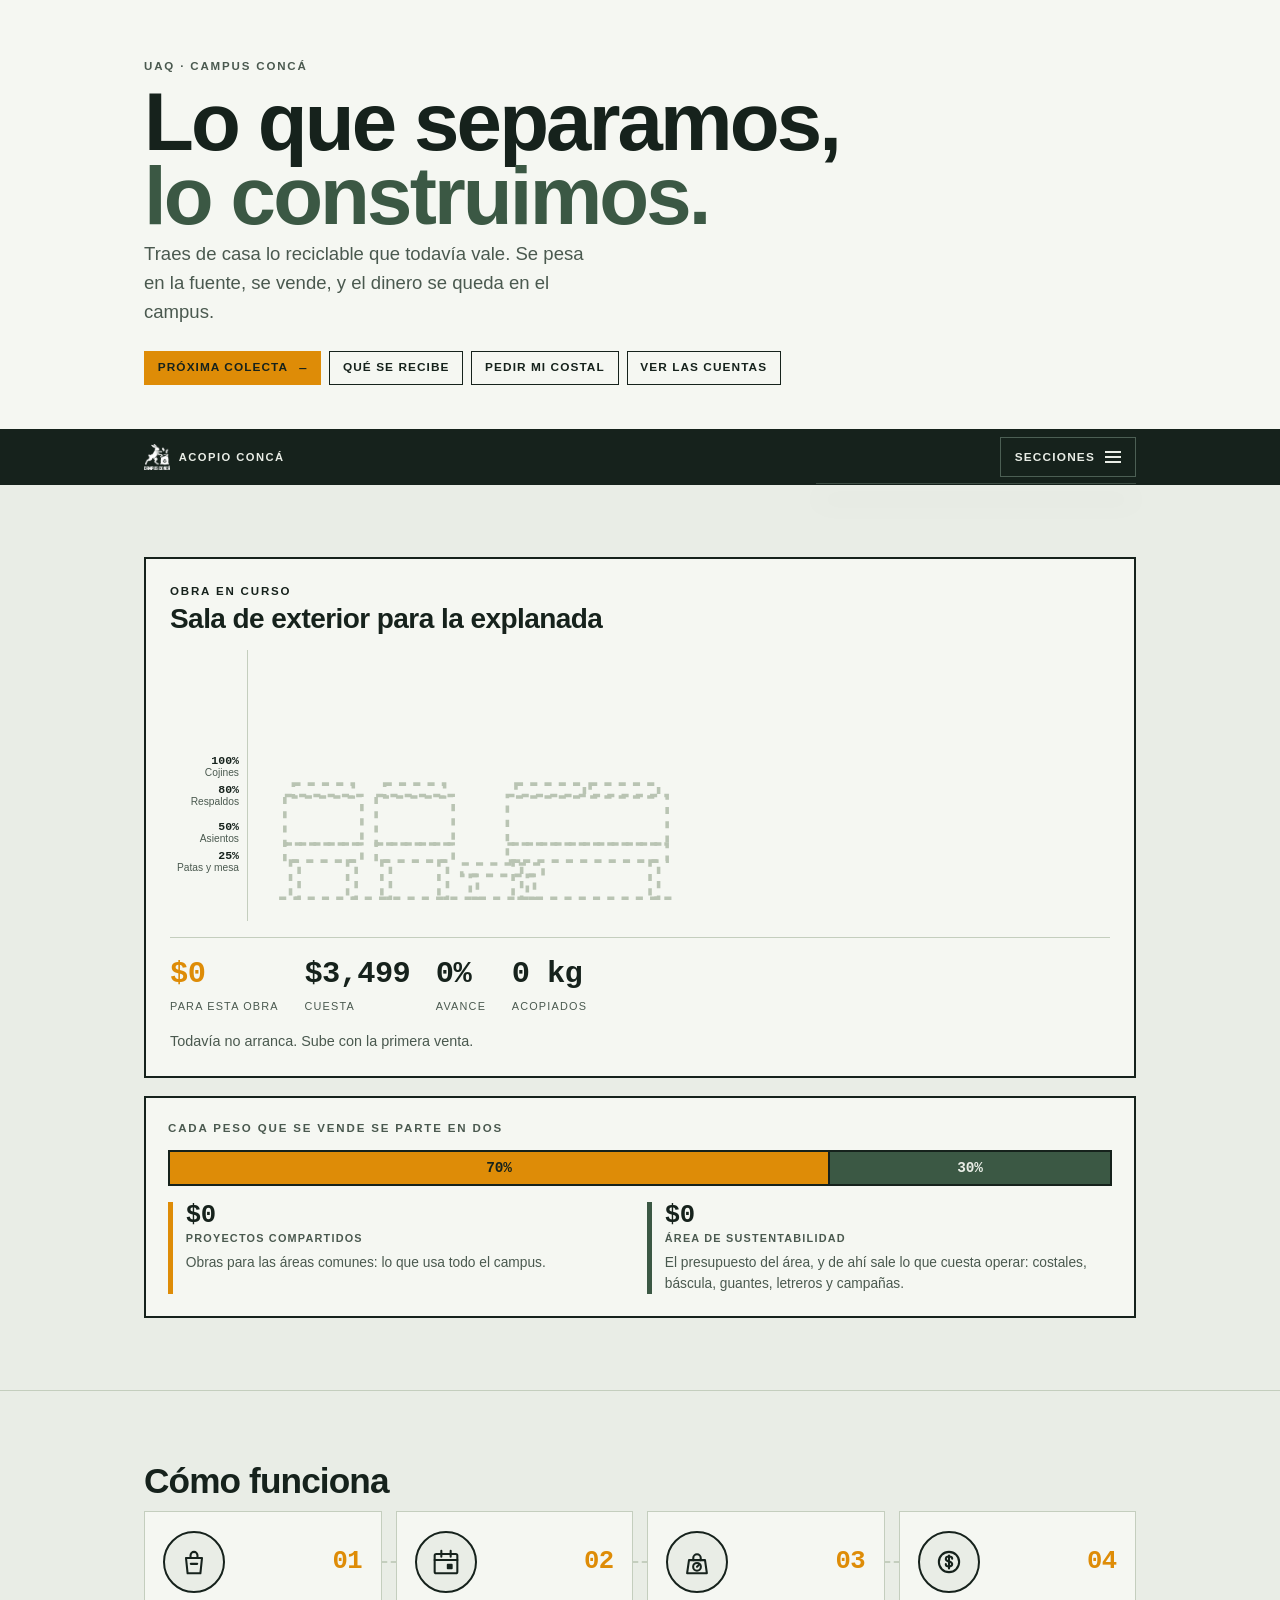
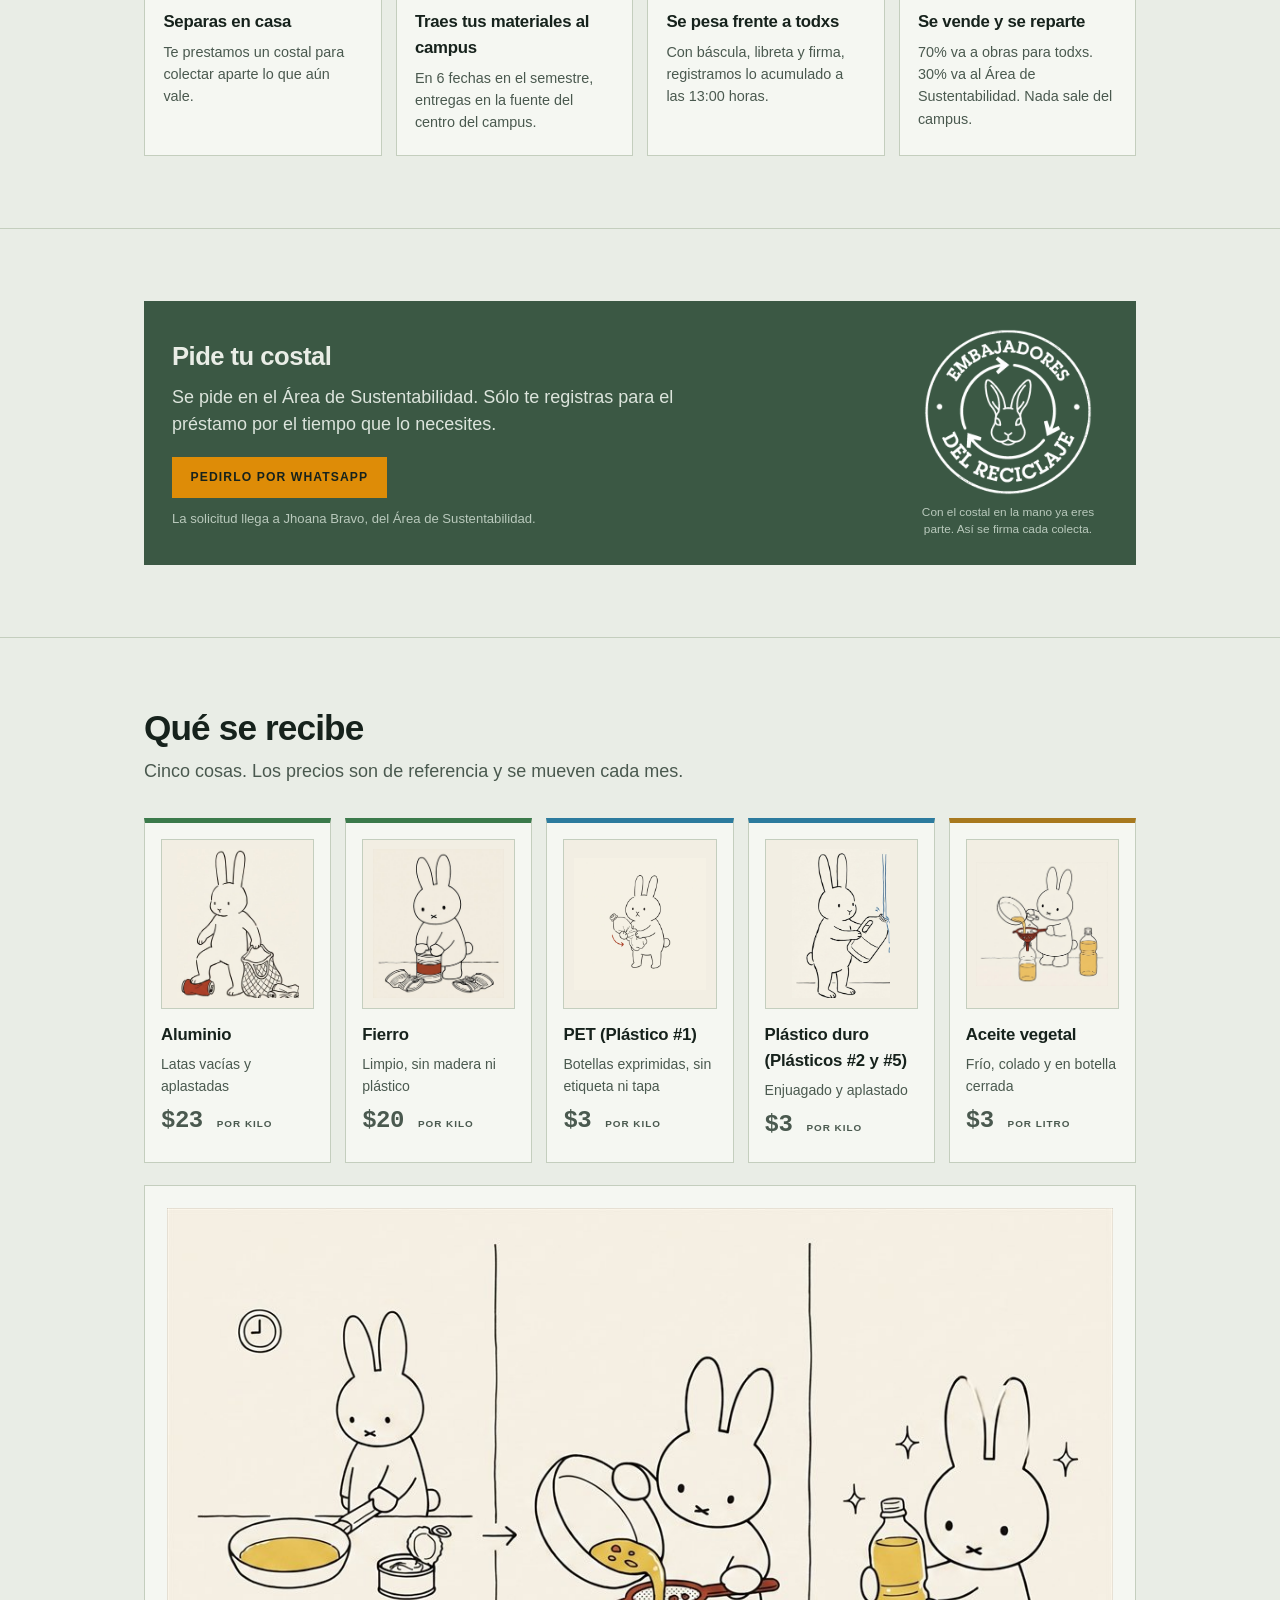
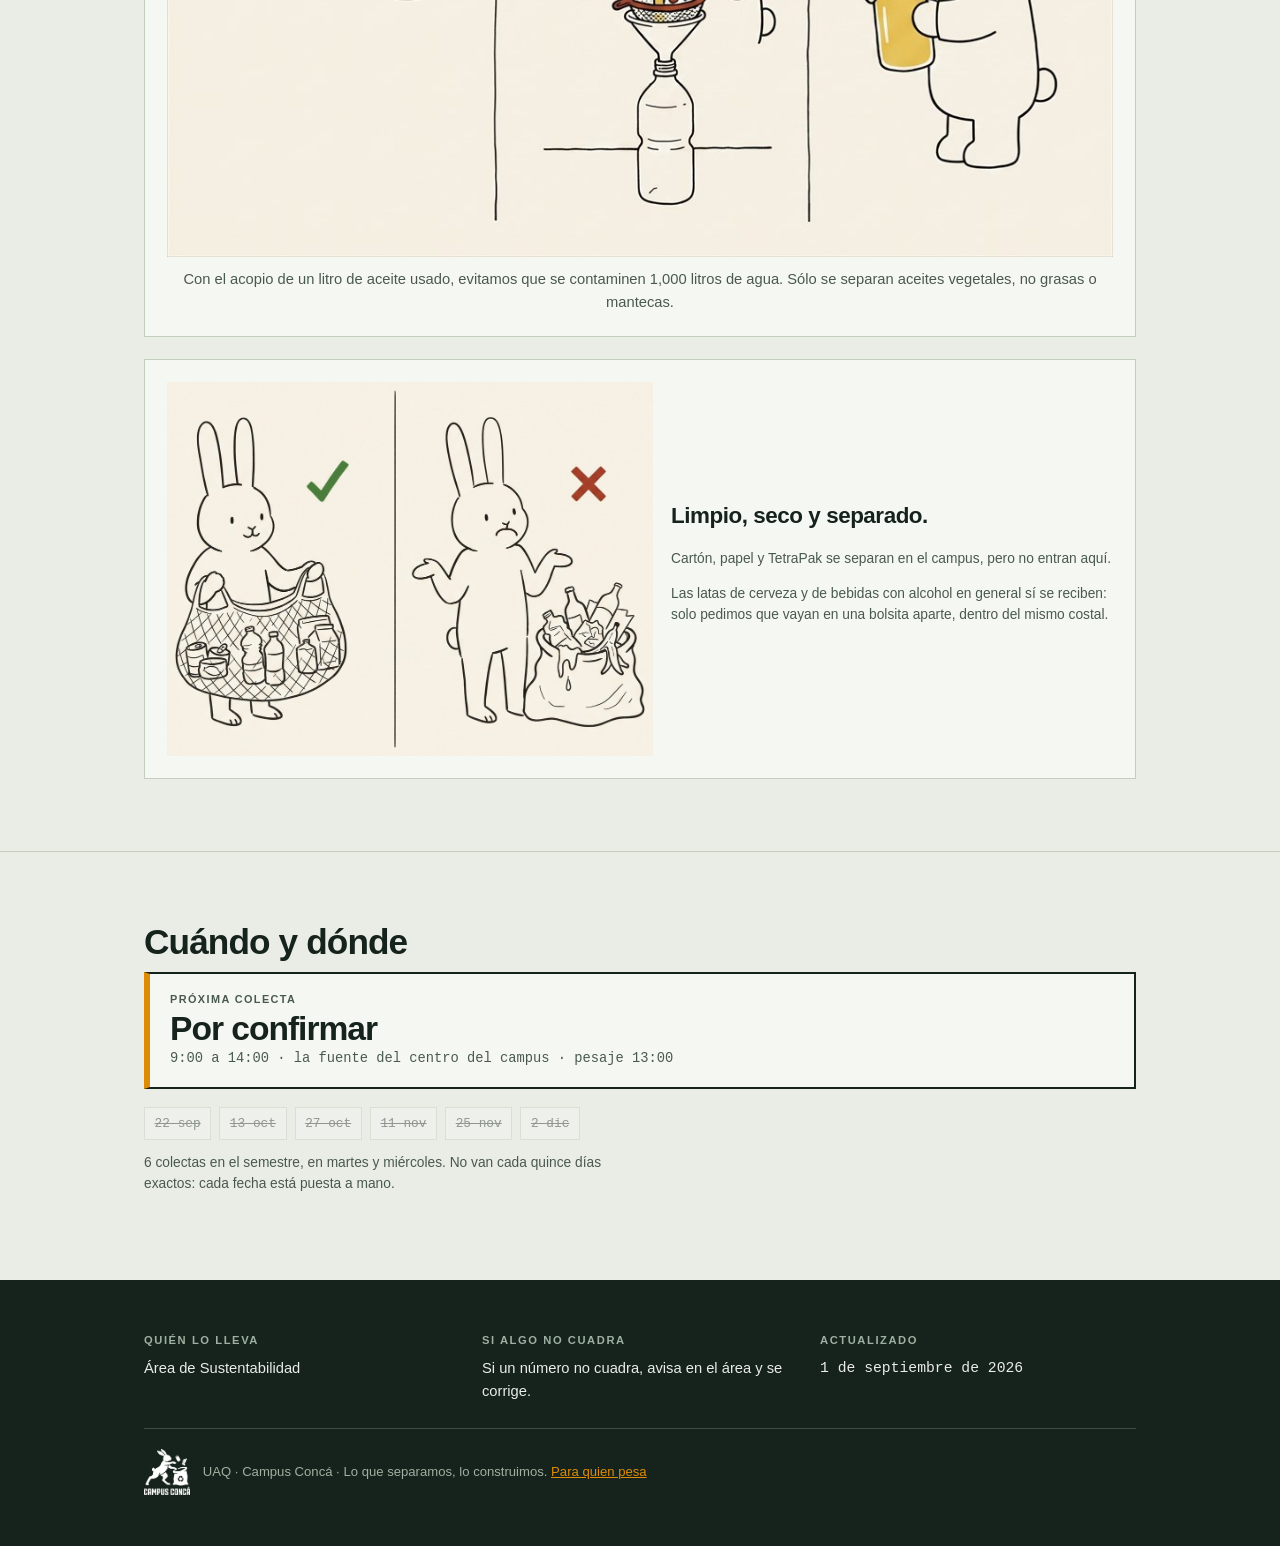
<file: index.html>
<!doctype html>
<html lang="es">
<head>
<meta charset="utf-8">
<meta name="viewport" content="width=device-width, initial-scale=1">
<title>Acopio Concá · lo que separamos, lo construimos</title>
<meta name="description" content="Acopio de residuos valorizables del Campus Concá. Qué se recibe, cuándo es la próxima colecta y en qué se convierte lo juntado.">
<link rel="stylesheet" href="estilo.css">
</head>
<body>

<header class="cabeza">
  <div class="wrap">
    <p class="eyebrow" id="campus"></p>
    <h1>Lo que separamos,<em>lo construimos.</em></h1>
    <p class="bajada">Traes de casa lo reciclable que todavía vale. Se pesa en la fuente, se vende, y el dinero se queda en el campus.</p>
    <nav class="rapidos" aria-label="Accesos rápidos">
      <a class="fuerte" href="#cuando">Próxima colecta <b id="r-fecha"></b></a>
      <a href="#materiales">Qué se recibe</a>
      <a href="#costal">Pedir mi costal</a>
      <a href="cuentas.html">Ver las cuentas</a>
    </nav>
  </div>
</header>

<main>

<section id="obra">
  <div class="wrap">
    <div class="obra">
      <h2>Obra en curso</h2>
      <p class="nombre" id="obra-nombre"></p>
      <div class="mesa-grid">
        <div class="regla" id="regla"></div>
      </div>
      <div class="cifras">
        <div class="cifra"><span class="n alza dato" id="c-obra">$0</span><span class="l">Para esta obra</span></div>
        <div class="cifra"><span class="n dato" id="c-costo">$0</span><span class="l">Cuesta</span></div>
        <div class="cifra"><span class="n dato" id="c-pct">0%</span><span class="l">Avance</span></div>
        <div class="cifra"><span class="n dato" id="c-kilos">0 kg</span><span class="l">Acopiados</span></div>
      </div>
      <p class="faltan" id="faltan"></p>
    </div>
    <div id="reparto"></div>
  </div>
</section>

<section id="funciona">
  <div class="wrap">
    <h2 class="tit">Cómo funciona</h2>
    <div class="pasos" id="pasos"></div>
  </div>
</section>

<section id="costal">
  <div class="wrap">
    <div class="banda">
      <div class="banda-txt">
        <h3>Pide tu costal</h3>
        <p id="costal-txt"></p>
        <a class="wa" id="costal-wa" target="_blank" rel="noopener">Pedirlo por WhatsApp</a>
        <p class="quien" id="costal-quien"></p>
      </div>
      <figure class="sello">
        <img src="img/embajadores.png" alt="Sello: Embajadores del Reciclaje">
        <figcaption>Con el costal en la mano ya eres parte. Así se firma cada colecta.</figcaption>
      </figure>
    </div>
  </div>
</section>

<section id="materiales">
  <div class="wrap">
    <h2 class="tit">Qué se recibe</h2>
    <p class="sub" id="sub-mats"></p>
    <div class="mats" id="mats"></div>
    <div class="tira">
      <img src="img/aceite-pasos.jpg" alt="Tres pasos: dejar enfriar el aceite, colarlo con un colador hacia una botella de plástico, y entregarla cerrada">
      <p id="aceite-pie"></p>
    </div>
    <div class="sisi">
      <img src="img/asi-si-asi-no.jpg" alt="Un costal con los materiales separados y limpios frente a otro con basura revuelta">
      <div>
        <p class="grande">Limpio, seco y separado.</p>
        <p class="nota" id="fuera"></p>
        <p class="nota" id="latas"></p>
      </div>
    </div>
  </div>
</section>

<section id="cuando">
  <div class="wrap">
    <h2 class="tit">Cuándo y dónde</h2>
    <div class="proxima">
      <span class="et">Próxima colecta</span>
      <span class="dia" id="p-dia"></span>
      <span class="det" id="p-det"></span>
    </div>
    <div class="fechas" id="fechas"></div>
    <p class="nota" style="margin-top:12px" id="nota-cal"></p>
  </div>
</section>

</main>

<script src="datos.js"></script>
<script src="comun.js"></script>
<script>
(function(){
  const { D, $, pesos, kilos, fecha, fechaCorta, diaSemana, calendario, proxima,
          diasColecta, totalVentas, paraObra, avance, totalesTexto, bloqueReparto, dibujoObra, pintaObra, enLetrasM } = A;

  A.barra("index.html");

  $("#campus").textContent = D.campus;
  $("#obra-nombre").textContent = D.meta.obra;
  const c = D.costal;
  $("#costal-txt").textContent = c.texto;
  $("#costal-wa").href = "https://wa.me/" + c.whatsapp + "?text=" + encodeURIComponent(c.mensaje);
  $("#costal-quien").textContent = "La solicitud llega a " + c.quien + ".";
  $("#fuera").textContent = D.fuera;
  $("#latas").textContent = D.latasAlcohol || "";
  $("#aceite-pie").textContent = D.aceitePie || "";
  $("#sub-mats").textContent = enLetrasM(D.materiales.length) +
    " cosas. Los precios son de referencia y se mueven cada mes.";

  /* obra */
  // La barra de la obra sube con su 70%, no con la bolsa entera.
  const obra = paraObra(), pct = avance();
  $("#c-obra").textContent = pesos(Math.max(0, obra));
  $("#c-costo").textContent = pesos(D.meta.costo);
  $("#c-kilos").textContent = totalesTexto();
  $("#c-pct").textContent = Math.round(pct*100) + "%";
  const falta = Math.max(0, D.meta.costo - obra);
  $("#faltan").textContent = totalVentas() <= 0
    ? "Todavía no arranca. Sube con la primera venta."
    : (falta > 0 ? "Faltan " + pesos(falta) + " para esta obra." : "Ya está pagada.");

  $("#reparto").innerHTML = bloqueReparto();

  const regla = $("#regla");
  regla.innerHTML = D.meta.hitos.map(h =>
    `<div class="hito ${pct*100 >= h.pct ? "on" : ""}" data-b="${((190-h.y)/190).toFixed(4)}"><b>${h.pct}%</b>${h.label}</div>`).join("");
  const acomoda = () => {
    const alto = regla.clientHeight; if (!alto) return;
    let previo = -Infinity;
    [...regla.querySelectorAll(".hito")]
      .map(n => ({ n, y: parseFloat(n.dataset.b)*alto })).sort((a,b) => a.y-b.y)
      .forEach(o => { const y = Math.min(alto-8, Math.max(o.y, previo+29)); previo = y;
        o.n.style.bottom = y.toFixed(1)+"px"; });
  };
  acomoda(); addEventListener("resize", acomoda, { passive:true });

  // La banca la dibuja comun.js, para que la portada y la presentación
  // enseñen exactamente la misma obra.
  document.querySelector(".mesa-grid").insertAdjacentHTML("beforeend", dibujoObra());
  pintaObra(document, pct);

  /* pasos */
  // El calendario se calcula aquí porque los pasos ya lo necesitan.
  const e = D.entrega, cal = calendario(), sig = proxima(), hoy = A.hoy();
  // Dibujos de una línea, del mismo trazo que la mesa de arriba.
  const ICO = {
    bolsa:  '<path d="M6 9h12l-1.2 11.5H7.2z"/><path d="M9.4 9V7a2.6 2.6 0 0 1 5.2 0v2"/><path d="M9.6 13.4h4.8"/>',
    fecha:  '<rect x="3.5" y="6" width="17" height="14.5" rx="1.2"/><path d="M3.5 10.5h17M8.5 3.6v4.4M15.5 3.6v4.4"/><rect x="12.6" y="13.4" width="4.4" height="4" rx=".6" fill="currentColor" stroke="none"/>',
    pesa:   '<path d="M4.6 20.4 6 10.6h12l1.4 9.8z"/><path d="M9.2 10.6V9a2.8 2.8 0 0 1 5.6 0v1.6"/><circle cx="12" cy="15.6" r="2.9"/><path d="M12 15.6l1.7-1.7"/>',
    dinero: '<circle cx="12" cy="12" r="7.6"/><path d="M12 7.2v9.6"/><path d="M14.4 9.6c0-1-1.1-1.7-2.4-1.7s-2.4.7-2.4 1.8.9 1.5 2.4 1.9 2.4.8 2.4 1.9-1.1 1.8-2.4 1.8-2.4-.7-2.4-1.7"/>'
  };
  const dibujo = d => '<svg viewBox="0 0 24 24" fill="none" stroke="currentColor" stroke-width="1.55" ' +
    'stroke-linecap="round" stroke-linejoin="round" aria-hidden="true">' + d + '</svg>';

  $("#pasos").innerHTML = [
    ["01","bolsa", "Separas en casa","Te prestamos un costal para colectar aparte lo que aún vale."],
    ["02","fecha", "Traes tus materiales al campus", "En " + cal.length + " fechas en el semestre, entregas en " + e.lugar + "."],
    ["03","pesa",  "Se pesa frente a todxs","Con báscula, libreta y firma, registramos lo acumulado a las " + e.pesaje + " horas."],
    ["04","dinero","Se vende y se reparte", D.reparto.compartido.pct + "% va a obras para todxs. " +
                                            D.reparto.area.pct + "% va al " + D.reparto.area.nombre + ". Nada sale del campus."]
  ].map(([n,i,t,p]) => `<div class="paso">
      <div class="cab"><span class="ico">${dibujo(ICO[i])}</span><span class="n">${n}</span></div>
      <h3>${t}</h3><p>${p}</p></div>`).join("");

  /* materiales */
  $("#mats").innerHTML = D.materiales.map(m => `
    <div class="mat" style="--c:${m.color}">
      <div class="fig${m.img ? "" : " sin-dibujo"}"><img src="${m.img || "img/conejo.png"}" alt=""></div>
      <h3>${m.nombre}</h3>
      <p class="cond">${m.condicion}</p>
      <p class="precio">$${m.precio} <small>por ${m.unidad === "L" ? "litro" : "kilo"}</small></p>
    </div>`).join("");

  /* calendario */
  $("#r-fecha").textContent = sig ? fechaCorta(sig) : "—";
  $("#p-dia").textContent = sig ? diaSemana(sig) + " " + fecha(sig).replace(/ de \d{4}$/,"") : "Por confirmar";
  $("#p-det").textContent = e.horario + " · " + e.lugar + " · pesaje " + e.pesaje;
  $("#nota-cal").textContent = cal.length + " colectas en el semestre, en " + diasColecta() +
    ". No van cada quince días exactos: cada fecha está puesta a mano.";
  $("#fechas").innerHTML = cal.map(f =>
    `<span class="${f < hoy ? "pasada" : (f === sig ? "sigue" : "")}">${fechaCorta(f)}</span>`).join("");

  A.pie();
})();
</script>
</body>
</html>
</file>
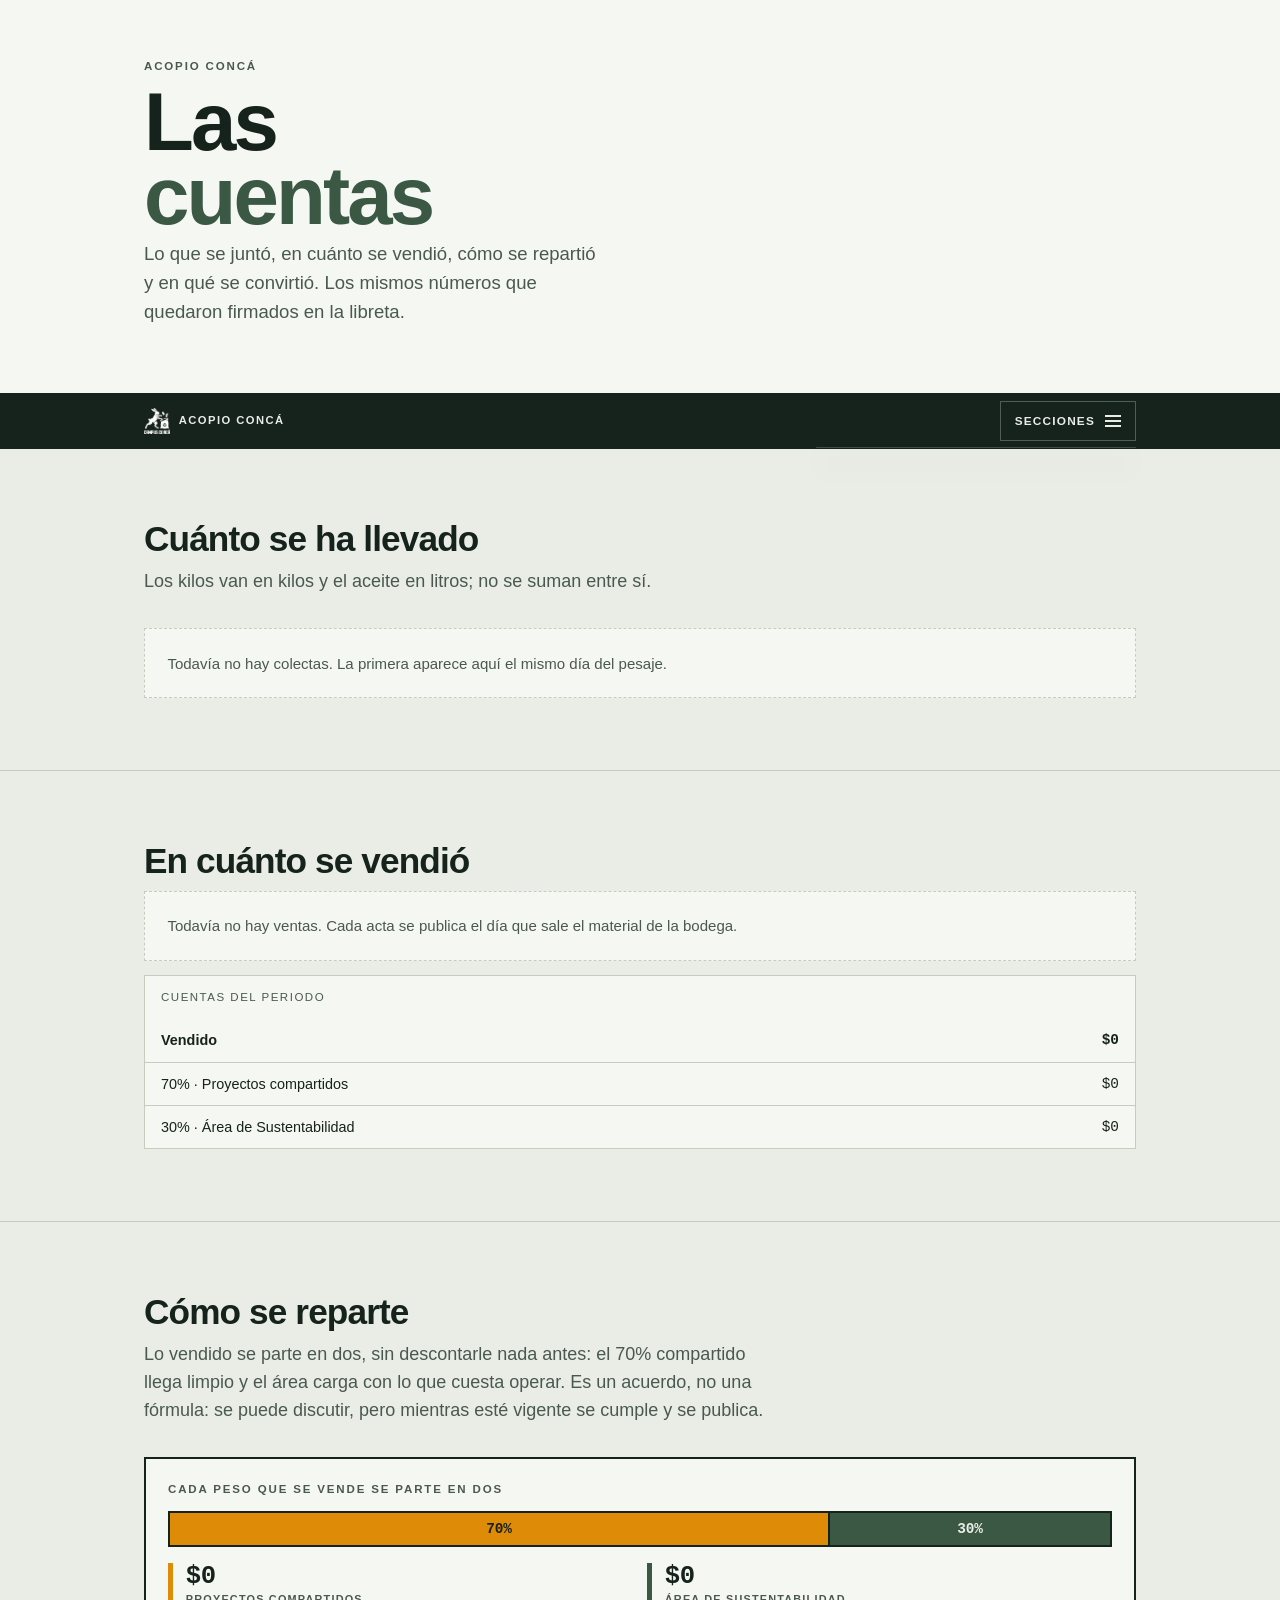
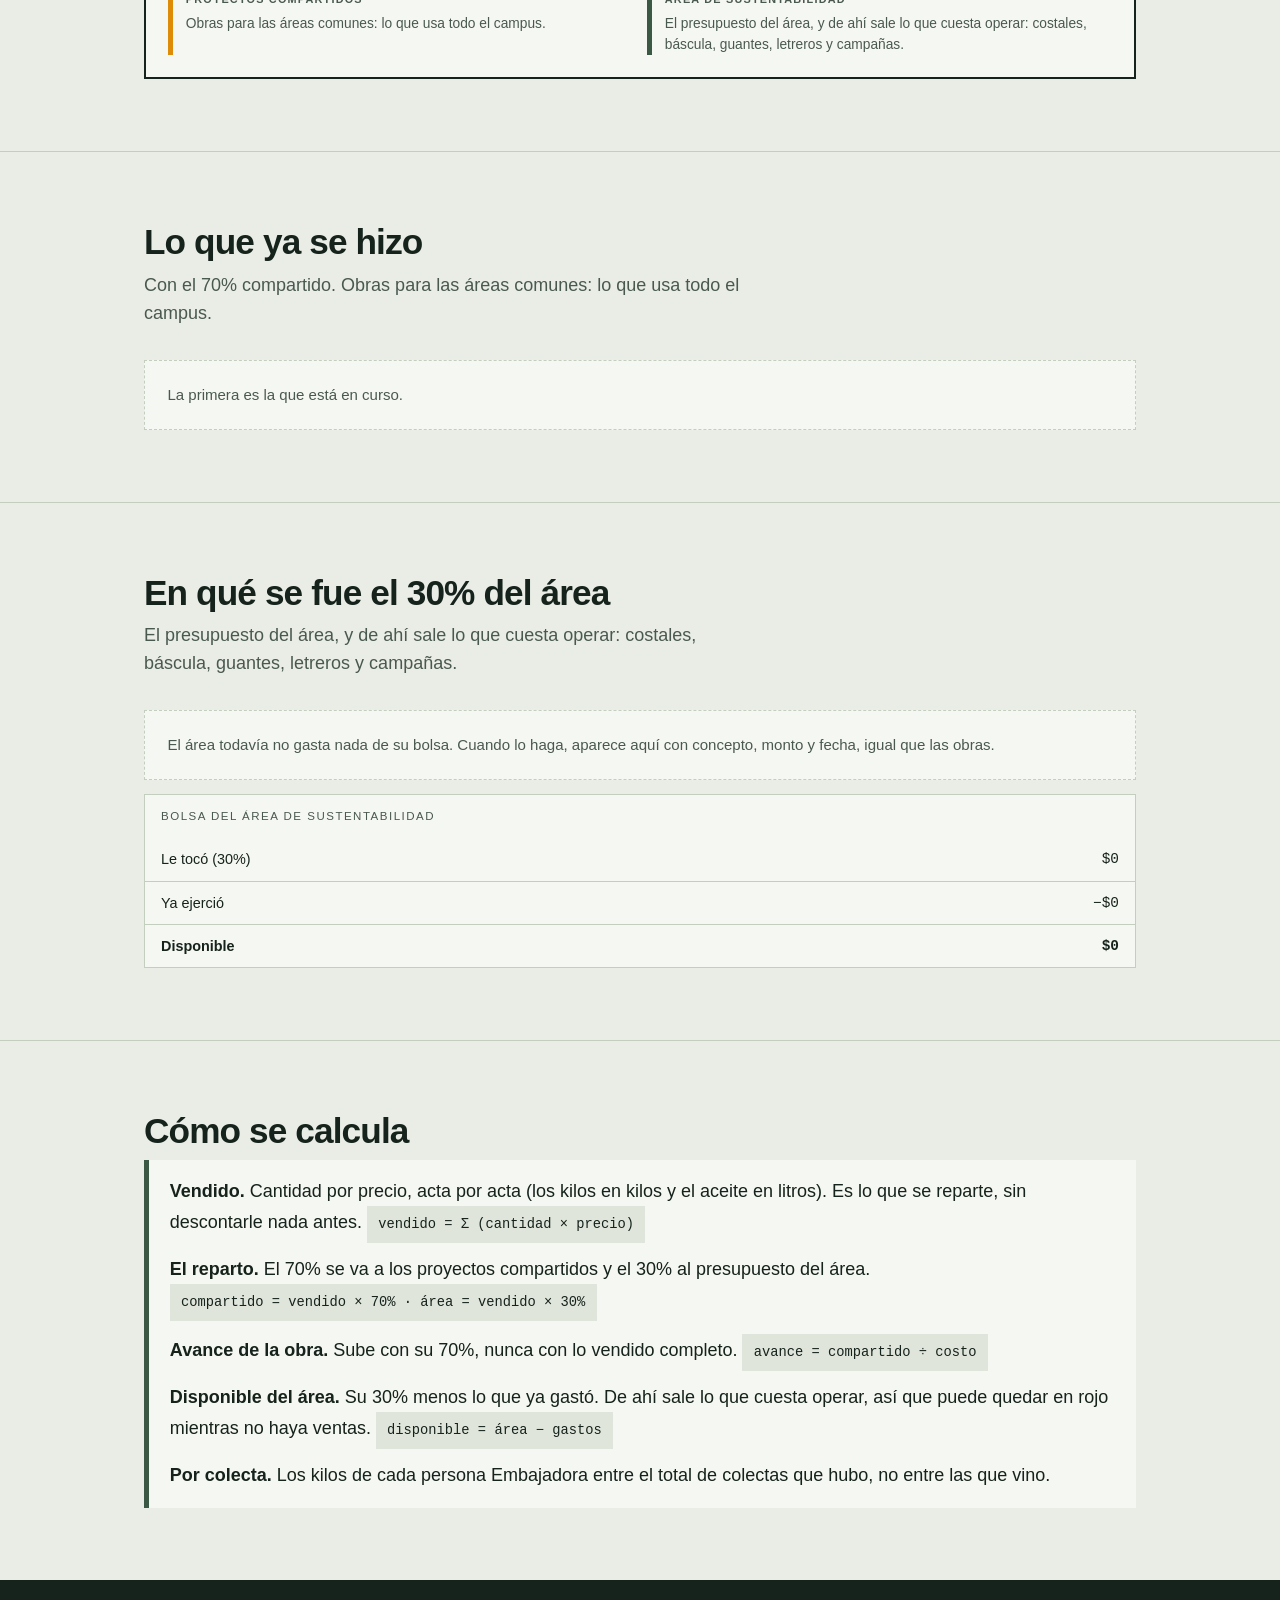
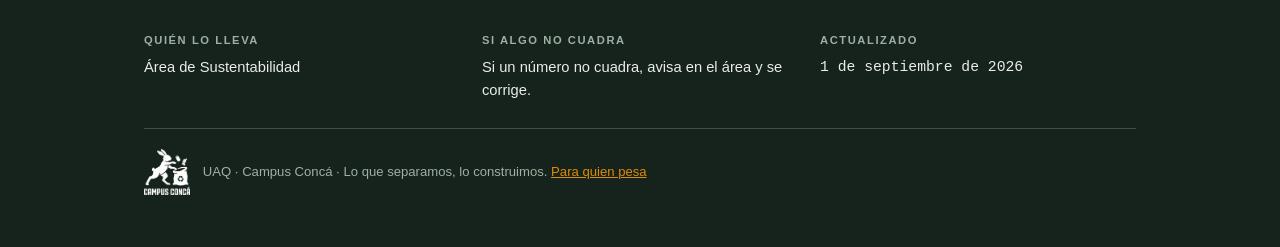
<file: cuentas.html>
<!doctype html>
<html lang="es">
<head>
<meta charset="utf-8">
<meta name="viewport" content="width=device-width, initial-scale=1">
<title>Las cuentas · Acopio Concá</title>
<meta name="description" content="Kilos acopiados, ventas y obras pagadas con el acopio del Campus Concá.">
<link rel="stylesheet" href="estilo.css">
</head>
<body>

<header class="cabeza">
  <div class="wrap">
    <p class="eyebrow">Acopio Concá</p>
    <h1>Las<em>cuentas</em></h1>
    <p class="bajada">Lo que se juntó, en cuánto se vendió, cómo se repartió y en qué se convirtió. Los mismos números que quedaron firmados en la libreta.</p>
  </div>
</header>

<main>

<section id="kilos">
  <div class="wrap">
    <h2 class="tit">Cuánto se ha llevado</h2>
    <p class="sub">Los kilos van en kilos y el aceite en litros; no se suman entre sí.</p>
    <div id="caja-kilos"></div>
  </div>
</section>

<section id="ventas">
  <div class="wrap">
    <h2 class="tit">En cuánto se vendió</h2>
    <div class="actas" id="actas"></div>
    <div class="tabla-caja" style="margin-top:14px">
      <table><caption>Cuentas del periodo</caption><tbody id="resumen"></tbody></table>
    </div>
  </div>
</section>

<section id="reparto-sec">
  <div class="wrap">
    <h2 class="tit">Cómo se reparte</h2>
    <p class="sub">Lo vendido se parte en dos, sin descontarle nada antes: el 70% compartido llega limpio y el área carga con lo que cuesta operar. Es un acuerdo, no una fórmula: se puede discutir, pero mientras esté vigente se cumple y se publica.</p>
    <div id="reparto"></div>
  </div>
</section>

<section id="obras">
  <div class="wrap">
    <h2 class="tit">Lo que ya se hizo</h2>
    <p class="sub" id="sub-obras"></p>
    <div class="hechas" id="hechas"></div>
  </div>
</section>

<section id="area">
  <div class="wrap">
    <h2 class="tit">En qué se fue el 30% del área</h2>
    <p class="sub" id="sub-area"></p>
    <div class="hechas" id="uso-area"></div>
    <div class="tabla-caja" style="margin-top:14px">
      <table><caption>Bolsa del área de Sustentabilidad</caption><tbody id="caja-area"></tbody></table>
    </div>
  </div>
</section>

<section id="calculo">
  <div class="wrap">
    <h2 class="tit">Cómo se calcula</h2>
    <div class="calc">
      <p><b>Vendido.</b> Cantidad por precio, acta por acta (los kilos en kilos y el aceite en litros). Es lo que se reparte, sin descontarle nada antes. <span class="formula">vendido = Σ (cantidad × precio)</span></p>
      <p><b>El reparto.</b> El 70% se va a los proyectos compartidos y el 30% al presupuesto del área. <span class="formula" id="f-reparto"></span></p>
      <p><b>Avance de la obra.</b> Sube con su 70%, nunca con lo vendido completo. <span class="formula">avance = compartido ÷ costo</span></p>
      <p><b>Disponible del área.</b> Su 30% menos lo que ya gastó. De ahí sale lo que cuesta operar, así que puede quedar en rojo mientras no haya ventas. <span class="formula">disponible = área − gastos</span></p>
      <p><b>Por colecta.</b> Los kilos de cada persona Embajadora entre el total de colectas que hubo, no entre las que vino.</p>
    </div>
  </div>
</section>

</main>

<script src="datos.js"></script>
<script src="comun.js"></script>
<script>
(function(){
  const { D, CLAVES, MAT, $, pesos, fecha, totalVentas,
          paraObra, paraArea, ejercidoArea, disponibleArea, bloqueReparto,
          kilosPorMaterial, cant, totalesTexto, unidadDe } = A;
  A.barra("cuentas.html");

  /* lo acopiado por colecta. El aceite va en litros, así que ni la fila ni el
     acumulado suman kilos con litros: se dicen los dos, "6.6 kg · 1.5 L". */
  const km = kilosPorMaterial();
  const porUnidad = t => {
    const u = {};
    CLAVES.forEach(c => { const k = unidadDe(MAT[c]); u[k] = (u[k]||0) + t[c]; });
    const partes = Object.entries(u).filter(([,v]) => v > 0)
      .map(([k,v]) => v.toFixed(1).replace(/\.0$/,"") + " " + k);
    return partes.length ? partes.join(" · ") : "0 kg";
  };
  $("#caja-kilos").innerHTML = D.jornadas.length ? `
    <div class="tabla-caja"><table class="ancha">
      <caption>Lo acopiado por colecta</caption>
      <thead><tr><th>Colecta</th>${D.materiales.map(m => `<th class="dato">${m.corto} (${m.unidad})</th>`).join("")}<th class="dato">Total</th></tr></thead>
      <tbody>${D.jornadas.map(j => {
        const t = {}; CLAVES.forEach(c => t[c] = (j.personas||[]).reduce((s,p) => s + (p.kg[c]||0), 0));
        return `<tr><td class="dato">${fecha(j.fecha)}</td>` +
          CLAVES.map(c => `<td class="dato" data-l="${MAT[c].corto}">${cant(MAT[c], t[c])}</td>`).join("") +
          `<td class="dato" data-l="Total"><b>${porUnidad(t)}</b></td></tr>`;
      }).join("")}</tbody>
      <tfoot><tr><td>Acumulado</td>${CLAVES.map(c =>
        `<td class="dato" data-l="${MAT[c].corto}">${cant(MAT[c], km[c])}</td>`).join("")}<td class="dato" data-l="Total">${totalesTexto()}</td></tr></tfoot>
    </table></div>`
    : `<div class="vacio">Todavía no hay colectas. La primera aparece aquí el mismo día del pesaje.</div>`;

  /* actas */
  $("#actas").innerHTML = D.ventas.length ? D.ventas.map(v => {
    const total = v.lineas.reduce((s,l) => s + l.kg*l.precio, 0);
    return `<article class="acta">
      <div class="cab"><span class="c">${v.comprador}</span><span class="f">${fecha(v.fecha)}</span></div>
      <ul>${v.lineas.map(l => `<li><span>${MAT[l.material].nombre}</span>
        <span class="dato">${cant(MAT[l.material], l.kg)} × $${l.precio} = ${pesos(l.kg*l.precio)}</span></li>`).join("")}</ul>
      <p class="tot"><span>Total</span><span class="dato">${pesos(total)}</span></p>
      ${v.firma ? `<p class="nota" style="margin:.6rem 0 0">${v.firma}</p>` : ""}
    </article>`;
  }).join("") : `<div class="vacio">Todavía no hay ventas. Cada acta se publica el día que sale el material de la bodega.</div>`;

  const rc = D.reparto.compartido, ra = D.reparto.area;

  $("#resumen").innerHTML = `
    <tr><td><b>Vendido</b></td><td class="dato"><b>${pesos(totalVentas())}</b></td></tr>
    <tr><td>${rc.pct}% · ${rc.nombre}</td><td class="dato">${pesos(paraObra())}</td></tr>
    <tr><td>${ra.pct}% · ${ra.nombre}</td><td class="dato">${pesos(paraArea())}</td></tr>`;

  /* el reparto, con la misma barra que la portada */
  $("#reparto").innerHTML = bloqueReparto();
  $("#f-reparto").textContent =
    `compartido = vendido × ${rc.pct}%   ·   área = vendido × ${ra.pct}%`;

  /* obras del 70% */
  $("#sub-obras").textContent =
    `Con el ${rc.pct}% compartido. ${rc.para}`;
  $("#hechas").innerHTML = D.hechas.length
    ? D.hechas.map(h => `<div class="hecha"><p class="n">${h.nombre}</p>
        <p class="m">${pesos(h.monto)}</p><p class="f">${h.fecha}</p></div>`).join("")
    : `<div class="vacio">La primera es la que está en curso.</div>`;

  /* el 30% del área: de aquí sale lo que cuesta operar */
  $("#sub-area").textContent = ra.para;
  $("#uso-area").innerHTML = D.gastos.length
    ? D.gastos.map(g => `<div class="hecha"><p class="n">${g.concepto}</p>
        <p class="m">${pesos(g.monto)}</p><p class="f">${g.fecha}</p></div>`).join("")
    : `<div class="vacio">El área todavía no gasta nada de su bolsa. Cuando lo haga, aparece aquí con concepto, monto y fecha, igual que las obras.</div>`;
  $("#caja-area").innerHTML = `
    <tr><td>Le tocó (${ra.pct}%)</td><td class="dato">${pesos(paraArea())}</td></tr>
    <tr><td>Ya ejerció</td><td class="dato">−${pesos(ejercidoArea())}</td></tr>
    <tr><td><b>Disponible</b></td><td class="dato"><b>${pesos(disponibleArea())}</b></td></tr>`;

  A.pie();
})();
</script>
</body>
</html>
</file>
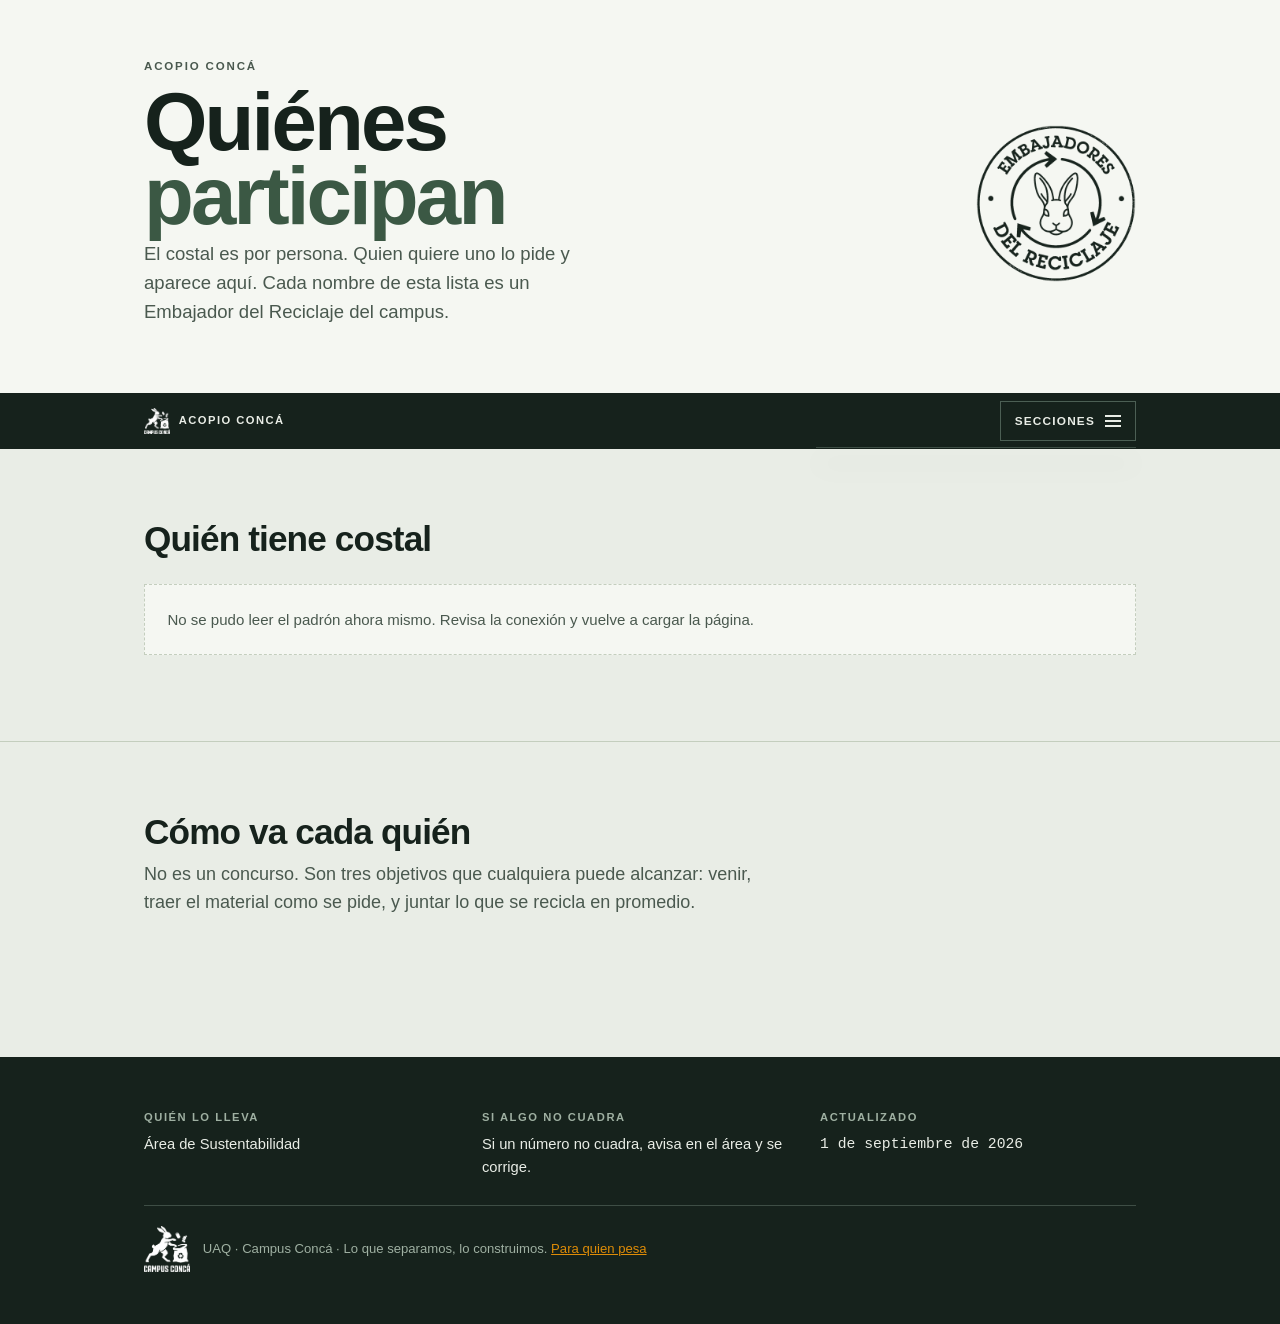
<file: participantes.html>
<!doctype html>
<html lang="es">
<head>
<meta charset="utf-8">
<meta name="viewport" content="width=device-width, initial-scale=1">
<title>Quiénes participan · Acopio Concá</title>
<meta name="description" content="Quién tiene costal en el acopio del Campus Concá y cómo va cada quién.">
<link rel="stylesheet" href="estilo.css">
</head>
<body>

<header class="cabeza">
  <div class="wrap cabeza-sello">
    <div>
      <p class="eyebrow">Acopio Concá</p>
      <h1>Quiénes<em>participan</em></h1>
      <p class="bajada">El costal es por persona. Quien quiere uno lo pide y aparece aquí. Cada nombre de esta lista es un Embajador del Reciclaje del campus.</p>
    </div>
    <img class="sello-suelto" src="img/embajadores.png" alt="Sello: Embajadores del Reciclaje">
  </div>
</header>

<main>

<section id="padron">
  <div class="wrap">
    <h2 class="tit">Quién tiene costal</h2>
    <div class="padron-cab" id="filtros"></div>
    <div class="padron" id="lista"></div>
    <p class="nota" style="margin-top:14px" id="total"></p>
  </div>
</section>

<section id="seguimiento">
  <div class="wrap">
    <h2 class="tit">Cómo va cada quién</h2>
    <p class="sub">No es un concurso. Son tres objetivos que cualquiera puede alcanzar: venir, traer el material como se pide, y juntar lo que se recicla en promedio.</p>
    <div class="etiq-res" id="etiquetas"></div>
    <div class="grupos" id="gente"></div>
    <p class="nota" style="margin-top:14px" id="estandar"></p>
  </div>
</section>

</main>

<script src="datos.js"></script>
<script src="comun.js"></script>
<script>
(function(){
  const { D, $, kilos, fecha, eti, seguimiento } = A;
  A.barra("participantes.html");

  // El padrón se lee de la hoja de solicitudes al abrir la página, así que
  // primero se avisa que está cargando y luego se pinta con lo que llegue.
  $("#lista").innerHTML = `<div class="vacio" style="grid-column:1/-1">Cargando el padrón…</div>`;
  A.cargaPadron()
    .then(render)
    .catch(() => {
      $("#lista").innerHTML = `<div class="vacio" style="grid-column:1/-1">No se pudo leer el padrón ahora mismo. Revisa la conexión y vuelve a cargar la página.</div>`;
      $("#total").textContent = "";
    })
    .finally(() => A.pie());

  function render(personas){
  const conteo = {};
  personas.forEach(p => conteo[p.etiqueta] = (conteo[p.etiqueta]||0) + 1);

  const pinta = f => {
    const l = f === "todos" ? personas : personas.filter(p => p.etiqueta === f);
    $("#lista").innerHTML = l.length
      ? l.slice().sort((a,b) => a.nombre.localeCompare(b.nombre,"es")).map(p => {
          const t = eti(p.etiqueta);
          return `<div class="persona" style="--e:${t.color}">
            <span class="t">${t.nombre}</span>
            <span class="p">${p.nombre}</span>
            ${p.desde ? `<span class="d">Desde ${fecha(p.desde)}</span>` : ""}
          </div>`;
        }).join("")
      : `<div class="vacio" style="grid-column:1/-1">Todavía no hay nadie. El primer nombre aparece el día que se entregue el primer costal.</div>`;
  };

  $("#filtros").innerHTML =
    `<button class="filtro on" data-f="todos">Todos<span class="c">${personas.length}</span></button>` +
    (D.etiquetas||[]).map(t =>
      `<button class="filtro" data-f="${t.clave}">${t.nombre}<span class="c">${conteo[t.clave]||0}</span></button>`).join("");
  $("#filtros").addEventListener("click", ev => {
    const b = ev.target.closest(".filtro"); if (!b) return;
    document.querySelectorAll("#filtros .filtro").forEach(x => x.classList.remove("on"));
    b.classList.add("on"); pinta(b.dataset.f);
  });
  pinta("todos");

  $("#total").textContent = personas.length
    ? personas.length + (personas.length === 1 ? " costal en el padrón." : " costales en el padrón.")
    : "La etiqueta sólo dice de dónde viene cada quién; no separa a nadie.";

  /* seguimiento */
  const { lista, estKg, nJornadas } = seguimiento();
  const porEti = {};
  lista.forEach(p => { const k = p.etiqueta || "";
    (porEti[k] = porEti[k] || { n:0, kg:0 }); porEti[k].n++; porEti[k].kg += p.kg; });

  $("#etiquetas").innerHTML = Object.keys(porEti).length
    ? Object.entries(porEti).map(([k,v]) => { const t = eti(k);
        return `<div class="etr" style="--e:${t.color}"><h3>${t.nombre}</h3>
          <p class="n">${kilos(v.kg)}</p><p class="u">${v.n} ${v.n===1?"persona":"personas"}</p></div>`;
      }).join("") : "";

  const tope = Math.max(0.001, ...lista.map(p => p.porJornada));
  const marca = (ok,txt) => `<span class="marca ${ok?"si":"no"}">${txt}</span>`;
  $("#gente").innerHTML = lista.length ? lista.map(p => {
    const t = eti(p.etiqueta);
    return `<div class="grupo" style="--e:${t.color}">
      <span class="g"><small>${t.nombre}</small>${p.nombre}</span>
      <span class="marcas">
        ${marca(nJornadas > 0 && p.constancia >= D.estandares.constancia, "Viene")}
        ${marca(nJornadas > 0 && p.calidad >= D.estandares.calidad, "Limpio")}
        ${estKg !== null ? marca(p.porJornada >= estKg, "Kilos") : ""}
      </span>
      <span class="kg">${kilos(p.kg)} en total · vino ${p.entregas} de ${nJornadas}</span>
      <span class="barra"><i style="width:${(p.porJornada/tope*100).toFixed(1)}%"></i></span>
    </div>`;
  }).join("") : `<div class="vacio">Aquí aparece cada quién después de la primera colecta.</div>`;

  // En esta marca —y solo en esta— un litro de aceite cuenta como un kilo:
  // si no, quien trae aceite nunca la alcanzaría. Se dice en la página.
  $("#estandar").textContent = (estKg !== null
    ? `La marca de kilos son ${estKg} kg por colecta: la mediana de lo que trae quien entrega. Se mueve con el grupo.`
    : `La marca de kilos se fija después de la primera colecta, con lo que la gente realmente traiga.`)
    + ` Un litro de aceite cuenta como un kilo.`;
  }
})();
</script>
</body>
</html>
</file>
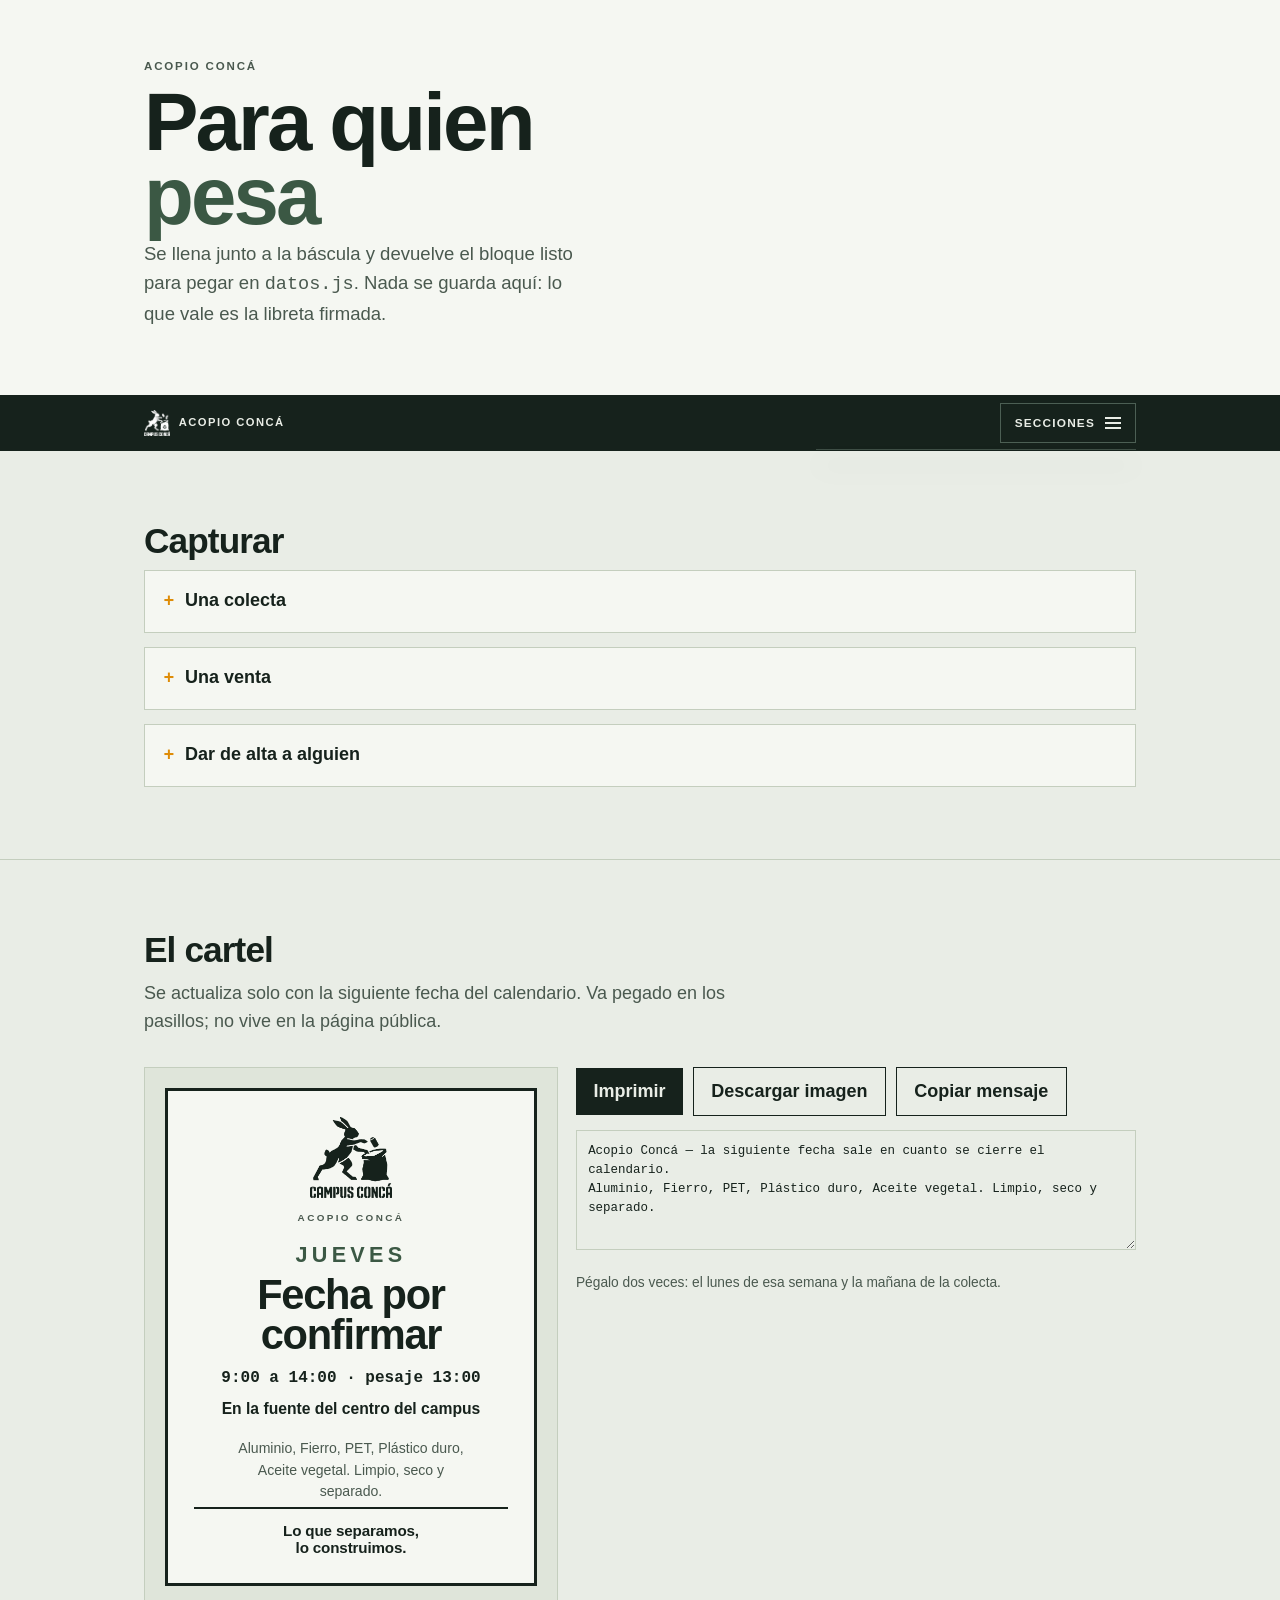
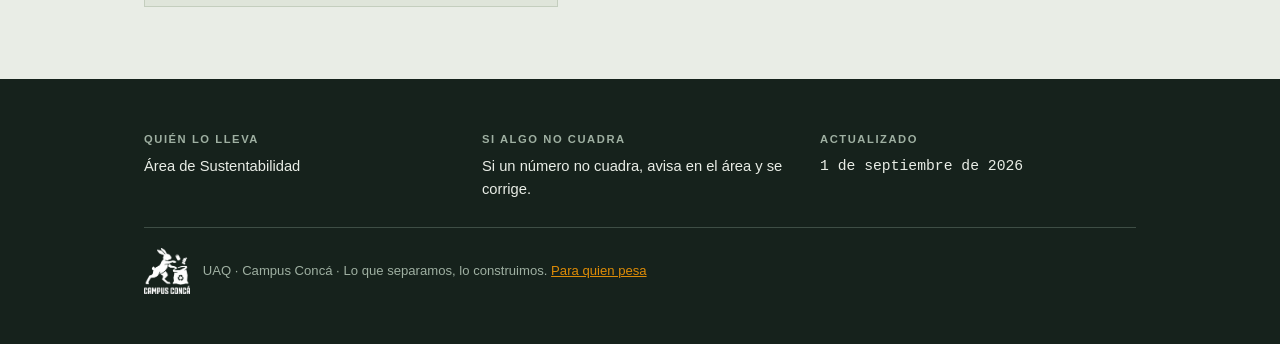
<file: pesaje.html>
<!doctype html>
<html lang="es">
<head>
<meta charset="utf-8">
<meta name="viewport" content="width=device-width, initial-scale=1">
<title>Para quien pesa · Acopio Concá</title>
<meta name="robots" content="noindex">
<link rel="stylesheet" href="estilo.css">
</head>
<body>

<header class="cabeza">
  <div class="wrap">
    <p class="eyebrow">Acopio Concá</p>
    <h1>Para quien<em>pesa</em></h1>
    <p class="bajada">Se llena junto a la báscula y devuelve el bloque listo para pegar en <span class="dato">datos.js</span>. Nada se guarda aquí: lo que vale es la libreta firmada.</p>
  </div>
</header>

<main>

<section id="captura">
  <div class="wrap">
    <h2 class="tit">Capturar</h2>

    <details class="cap">
      <summary>Una colecta</summary>
      <div class="cap-cuerpo">
        <div class="cap-cab"><label>Fecha<input type="date" id="cap-fecha"></label></div>
        <div id="cap-personas"></div>
        <div class="cap-acc">
          <button class="acc" id="cap-btn">Generar bloque</button>
          <button class="acc sec" id="cap-copiar">Copiar</button>
          <span class="cap-tot" id="cap-tot">0.0 kg</span>
        </div>
        <textarea id="cap-out" readonly placeholder="Se pega dentro de jornadas, en datos.js"></textarea>
      </div>
    </details>

    <details class="cap">
      <summary>Una venta</summary>
      <div class="cap-cuerpo">
        <div class="cap-cab">
          <label>Fecha<input type="date" id="ven-fecha"></label>
          <label>Comprador<input type="text" id="ven-comprador"></label>
          <label>Quién firmó<input type="text" id="ven-firma"></label>
        </div>
        <div id="ven-lineas"></div>
        <div class="cap-acc">
          <button class="acc" id="ven-btn">Generar bloque</button>
          <button class="acc sec" id="ven-copiar">Copiar</button>
          <span class="cap-tot" id="ven-tot">$0</span>
        </div>
        <textarea id="ven-out" readonly placeholder="Se pega dentro de ventas, en datos.js"></textarea>
      </div>
    </details>

    <details class="cap">
      <summary>Dar de alta a alguien</summary>
      <div class="cap-cuerpo">
        <div class="cap-cab">
          <label>Nombre<input type="text" id="alt-nombre"></label>
          <label>Etiqueta<input type="text" id="alt-etiqueta" placeholder="administrativo · docente · prepa · pas · agro"></label>
          <label>Fecha del costal<input type="date" id="alt-fecha"></label>
        </div>
        <div class="cap-acc">
          <button class="acc" id="alt-btn">Generar línea</button>
          <button class="acc sec" id="alt-copiar">Copiar</button>
        </div>
        <textarea id="alt-out" readonly placeholder="Se pega dentro de personas, en datos.js"></textarea>
      </div>
    </details>
  </div>
</section>

<section id="cartel-sec">
  <div class="wrap">
    <h2 class="tit">El cartel</h2>
    <p class="sub">Se actualiza solo con la siguiente fecha del calendario. Va pegado en los pasillos; no vive en la página pública.</p>
    <div class="cartel-caja">
      <div class="cartel-marco">
        <div class="cartel" id="cartel">
          <img class="c-logo" src="[data-uri]" alt="">
          <p class="c-et">Acopio Concá</p>
          <p class="c-dia" id="c-dia"></p>
          <p class="c-fecha" id="c-fecha"></p>
          <p class="c-hora" id="c-hora"></p>
          <p class="c-lugar" id="c-lugar"></p>
          <p class="c-mat" id="c-mat"></p>
          <p class="c-lema">Lo que separamos,<br>lo construimos.</p>
        </div>
      </div>
      <div class="cartel-lado">
        <div class="cap-acc" style="margin-top:0">
          <button class="acc" id="av-imprimir">Imprimir</button>
          <button class="acc sec" id="av-png">Descargar imagen</button>
          <button class="acc sec" id="av-copiar">Copiar mensaje</button>
        </div>
        <textarea id="av-out" readonly></textarea>
        <p class="nota">Pégalo dos veces: el lunes de esa semana y la mañana de la colecta.</p>
      </div>
    </div>
  </div>
</section>

</main>

<script src="datos.js"></script>
<script src="comun.js"></script>
<script>
(function(){
  const { D, CLAVES, MAT, $, pesos, fecha, diaSemana, eti, proxima, unidadDe } = A;
  A.barra("pesaje.html");

  const num = v => { const n = parseFloat(v); return isFinite(n) && n > 0 ? Math.round(n*10)/10 : 0; };
  const copiar = (sel, btn) => {
    const ta = document.querySelector(sel); if (!ta.value) return;
    const previo = btn.textContent;
    const fin = () => { btn.textContent = "Copiado"; setTimeout(() => btn.textContent = previo, 1500); };
    const aMano = () => { ta.removeAttribute("readonly"); ta.select();
      document.execCommand("copy"); ta.setAttribute("readonly",""); fin(); };
    if (navigator.clipboard) navigator.clipboard.writeText(ta.value).then(fin, aMano); else aMano();
  };

  /* colecta */
  // El padrón se lee de la hoja de solicitudes al abrir. `personas` se llena
  // cuando llega, y el botón de "Copiar" ya lo encuentra ahí porque lo lee al
  // hacer clic, no antes.
  let personas = [];
  const pintaColecta = () => {
    $("#cap-personas").innerHTML = personas.length ? personas.map((p,i) => `
      <div class="cap-g" data-p="${i}">
        <div class="gn"><span>${p.nombre} <em>${eti(p.etiqueta).nombre}</em></span>
          <label class="chk"><input type="checkbox" data-limpio checked> vino como se pidió</label></div>
        <div class="cap-inputs">${D.materiales.map(m =>
          `<label>${m.corto} · ${m.unidad}<input type="number" inputmode="decimal" min="0" step="0.1" data-mat="${m.clave}" placeholder="0"></label>`).join("")}</div>
      </div>`).join("")
      : `<div class="vacio">Todavía no hay nadie en el padrón. Se llena solo desde la hoja de solicitudes.</div>`;
  };
  $("#cap-personas").innerHTML = `<div class="vacio">Cargando el padrón…</div>`;
  A.cargaPadron()
    .then(l => { personas = l; pintaColecta(); })
    .catch(() => { $("#cap-personas").innerHTML = `<div class="vacio">No se pudo leer el padrón. Revisa la conexión y recarga la página.</div>`; });

  // el marcador de arriba no suma litros con kilos: los dice por separado
  $("#cap-personas").addEventListener("input", () => {
    let kg = 0, l = 0;
    document.querySelectorAll("#cap-personas input[data-mat]").forEach(i => {
      const v = num(i.value);
      if (unidadDe(MAT[i.dataset.mat]) === "L") l += v; else kg += v;
    });
    $("#cap-tot").textContent = kg.toFixed(1) + " kg" + (l > 0 ? " · " + l.toFixed(1) + " L" : "");
  });

  $("#cap-btn").addEventListener("click", () => {
    const f = $("#cap-fecha").value, filas = [];
    document.querySelectorAll("#cap-personas .cap-g").forEach(el => {
      const p = personas[+el.dataset.p], kg = {}; let algo = false;
      el.querySelectorAll("input[data-mat]").forEach(i => {
        const v = num(i.value); kg[i.dataset.mat] = v; if (v > 0) algo = true;
      });
      if (!algo) return;
      filas.push('      { persona:"' + p.nombre + '", limpio:' + el.querySelector("input[data-limpio]").checked +
        ', kg:{' + CLAVES.map(c => c + ":" + (kg[c]||0)).join(", ") + '} }');
    });
    $("#cap-out").value = (f && filas.length)
      ? '    { fecha:"' + f + '", personas:[\n' + filas.join(",\n") + '\n    ]},'
      : "Falta la fecha o los kilos.";
  });
  $("#cap-copiar").addEventListener("click", ev => copiar("#cap-out", ev.currentTarget));

  /* venta */
  $("#ven-lineas").innerHTML = '<div class="cap-inputs">' + D.materiales.map(m =>
    `<label>${m.corto} · ${m.unidad}<input type="number" inputmode="decimal" min="0" step="0.1" data-vkg="${m.clave}" placeholder="0"></label>` +
    `<label>${m.corto} · $/${m.unidad}<input type="number" inputmode="decimal" min="0" step="0.5" data-vpr="${m.clave}" value="${m.precio}"></label>`).join("") + '</div>';

  const venTotal = () => {
    let t = 0;
    D.materiales.forEach(m => {
      t += num(document.querySelector('[data-vkg="'+m.clave+'"]').value) *
           (parseFloat(document.querySelector('[data-vpr="'+m.clave+'"]').value) || 0);
    });
    $("#ven-tot").textContent = pesos(t);
  };
  $("#ven-lineas").addEventListener("input", venTotal); venTotal();

  $("#ven-btn").addEventListener("click", () => {
    const f = $("#ven-fecha").value, c = $("#ven-comprador").value.trim(), fi = $("#ven-firma").value.trim(), ls = [];
    D.materiales.forEach(m => {
      const kg = num(document.querySelector('[data-vkg="'+m.clave+'"]').value);
      const pr = parseFloat(document.querySelector('[data-vpr="'+m.clave+'"]').value) || 0;
      if (kg > 0) ls.push('{material:"'+m.clave+'", kg:'+kg+', precio:'+pr+'}');
    });
    $("#ven-out").value = (f && c && ls.length)
      ? '    { fecha:"'+f+'", comprador:"'+c+'", firma:"'+fi+'",\n      lineas:[ '+ls.join(", ")+' ] },'
      : "Faltan fecha, comprador o kilos.";
  });
  $("#ven-copiar").addEventListener("click", ev => copiar("#ven-out", ev.currentTarget));

  /* alta */
  $("#alt-btn").addEventListener("click", () => {
    const n = $("#alt-nombre").value.trim(), t = $("#alt-etiqueta").value.trim().toLowerCase(), f = $("#alt-fecha").value;
    $("#alt-out").value = (n && t)
      ? '    { nombre:"'+n+'", etiqueta:"'+t+'"'+(f ? ', desde:"'+f+'"' : '')+' },'
      : "Faltan el nombre y la etiqueta.";
  });
  $("#alt-copiar").addEventListener("click", ev => copiar("#alt-out", ev.currentTarget));

  /* cartel */
  const e = D.entrega, sig = proxima();
  const cDia = sig ? diaSemana(sig) : "Jueves";
  const cFecha = sig ? fecha(sig).replace(/ de \d{4}$/,"") : "Fecha por confirmar";
  const cHora = e.horario + " · pesaje " + e.pesaje;
  const cLugar = "En " + e.lugar;
  // en el cartel el material va con su nombre corto: "PET", no "PET (Plástico #1)"
  const cMat = D.materiales.map(m => m.nombre.replace(/ \(.*\)$/, "")).join(", ") + ". Limpio, seco y separado.";

  $("#c-dia").textContent = cDia;
  $("#c-fecha").textContent = cFecha;
  $("#c-hora").textContent = cHora;
  $("#c-lugar").textContent = cLugar;
  $("#c-mat").textContent = cMat;

  $("#av-out").value = (sig
    ? ["Acopio Concá — " + cDia.toLowerCase() + " " + cFecha + ", " + e.horario + ", en " + e.lugar + ".",
       cMat, "Pesaje público a las " + e.pesaje + ".", "Lo que separamos, lo construimos."]
    : ["Acopio Concá — la siguiente fecha sale en cuanto se cierre el calendario.", cMat]).join("\n");
  $("#av-copiar").addEventListener("click", ev => copiar("#av-out", ev.currentTarget));

  $("#av-imprimir").addEventListener("click", () => {
    document.body.classList.add("solo-cartel");
    const limpiar = () => document.body.classList.remove("solo-cartel");
    addEventListener("afterprint", limpiar, { once:true });
    setTimeout(() => { print(); setTimeout(limpiar, 800); }, 60);
  });

  $("#av-png").addEventListener("click", () => {
    const W = 1080, H = 1350, cv = document.createElement("canvas");
    cv.width = W; cv.height = H;
    const x = cv.getContext("2d");
    x.fillStyle = "#F5F7F2"; x.fillRect(0,0,W,H);
    x.strokeStyle = "#16221C"; x.lineWidth = 16; x.strokeRect(30,30,W-60,H-60);
    x.textAlign = "center";
    const logo = document.querySelector("#cartel .c-logo");
    const dibuja = () => {
      let y = 250;
      if (logo && logo.naturalWidth) {
        const w = 250, h = w * logo.naturalHeight / logo.naturalWidth;
        x.drawImage(logo, (W-w)/2, 130, w, h); y = 130 + h + 90;
      }
      x.fillStyle = "#4A594F"; x.font = "700 30px system-ui, Arial";
      x.fillText("A C O P I O   C O N C Á", W/2, y); y += 80;
      x.fillStyle = "#3B5844"; x.font = "700 54px system-ui, Arial";
      x.fillText(cDia.toUpperCase(), W/2, y); y += 100;
      x.fillStyle = "#16221C"; x.font = "800 96px system-ui, Arial";
      const partes = cFecha.split(" de ");
      if (partes.length > 1 && cFecha.length > 14) {
        x.fillText(partes[0] + " de", W/2, y); y += 96;
        x.fillText(partes.slice(1).join(" de "), W/2, y); y += 90;
      } else { x.fillText(cFecha, W/2, y); y += 90; }
      x.font = "700 44px system-ui, Arial";
      x.fillText(cHora, W/2, y); y += 62;
      x.fillText(cLugar, W/2, y); y += 84;
      x.fillStyle = "#4A594F"; x.font = "400 34px system-ui, Arial";
      let linea = "";
      cMat.split(" ").forEach(p => {
        const t = linea ? linea + " " + p : p;
        if (x.measureText(t).width > W - 220) { x.fillText(linea, W/2, y); y += 48; linea = p; }
        else linea = t;
      });
      if (linea) x.fillText(linea, W/2, y);
      x.strokeStyle = "#16221C"; x.lineWidth = 8;
      x.beginPath(); x.moveTo(150, H-260); x.lineTo(W-150, H-260); x.stroke();
      x.fillStyle = "#16221C"; x.font = "800 52px system-ui, Arial";
      x.fillText("Lo que separamos,", W/2, H-180);
      x.fillText("lo construimos.", W/2, H-118);
      const a = document.createElement("a");
      a.download = "cartel-" + (sig || "acopio") + ".png";
      try { a.href = cv.toDataURL("image/png"); a.click(); }
      catch (err) { alert("El navegador no dejó exportar la imagen. Usa Imprimir y guarda como PDF."); }
    };
    if (logo && !logo.complete) logo.addEventListener("load", dibuja, { once:true }); else dibuja();
  });

  A.pie();
})();
</script>
</body>
</html>
</file>
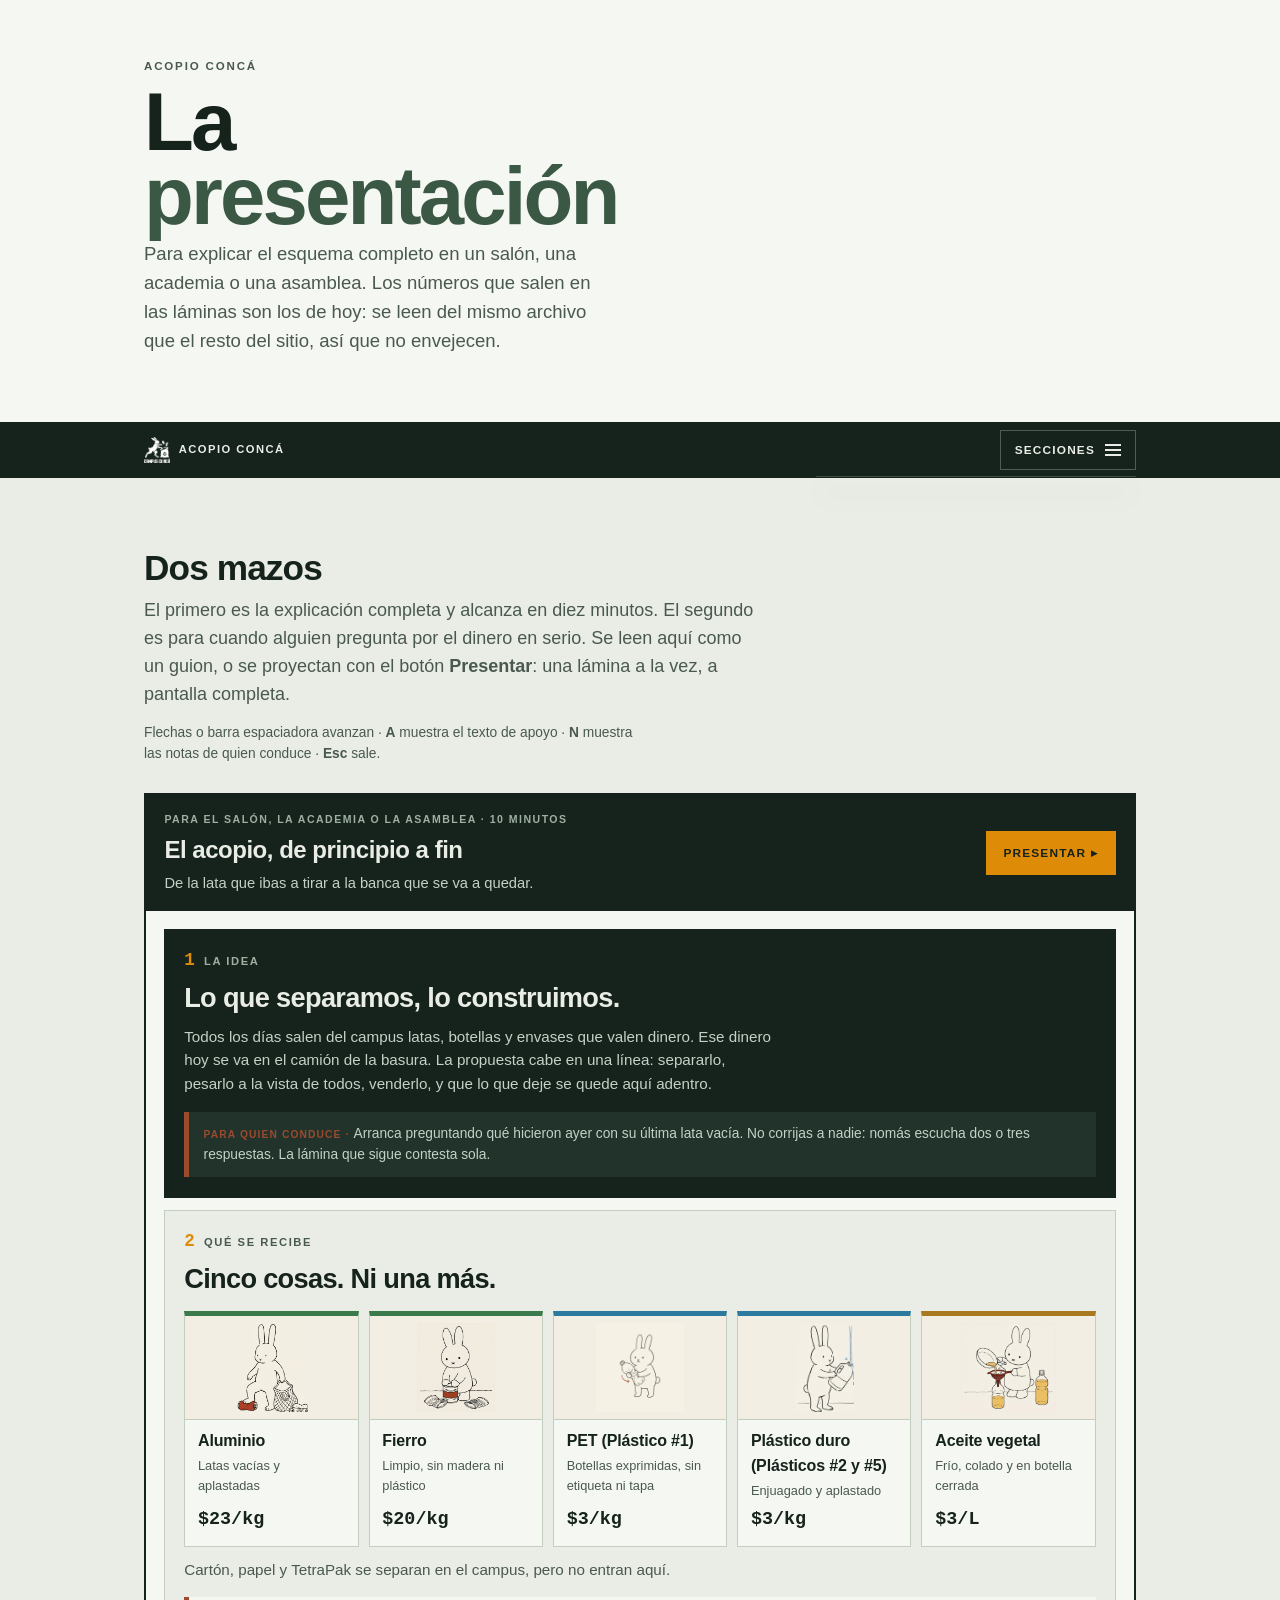
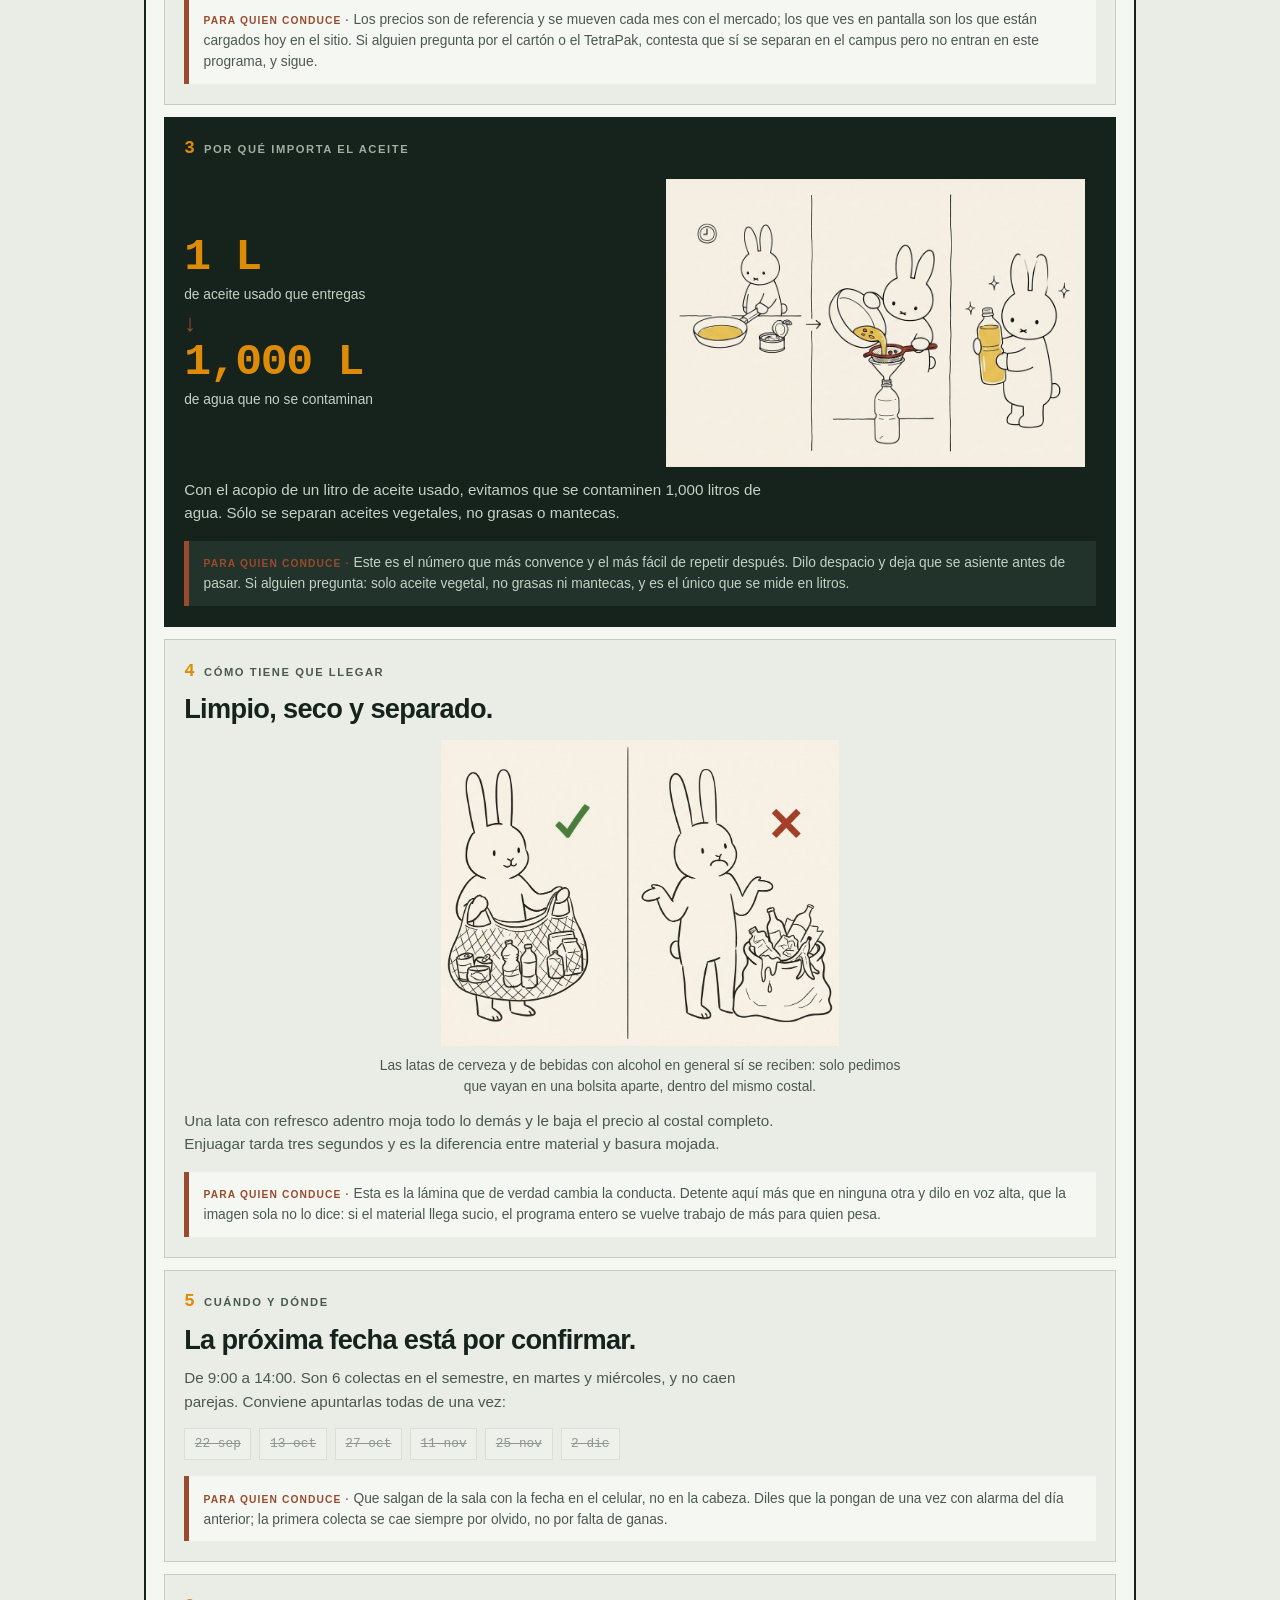
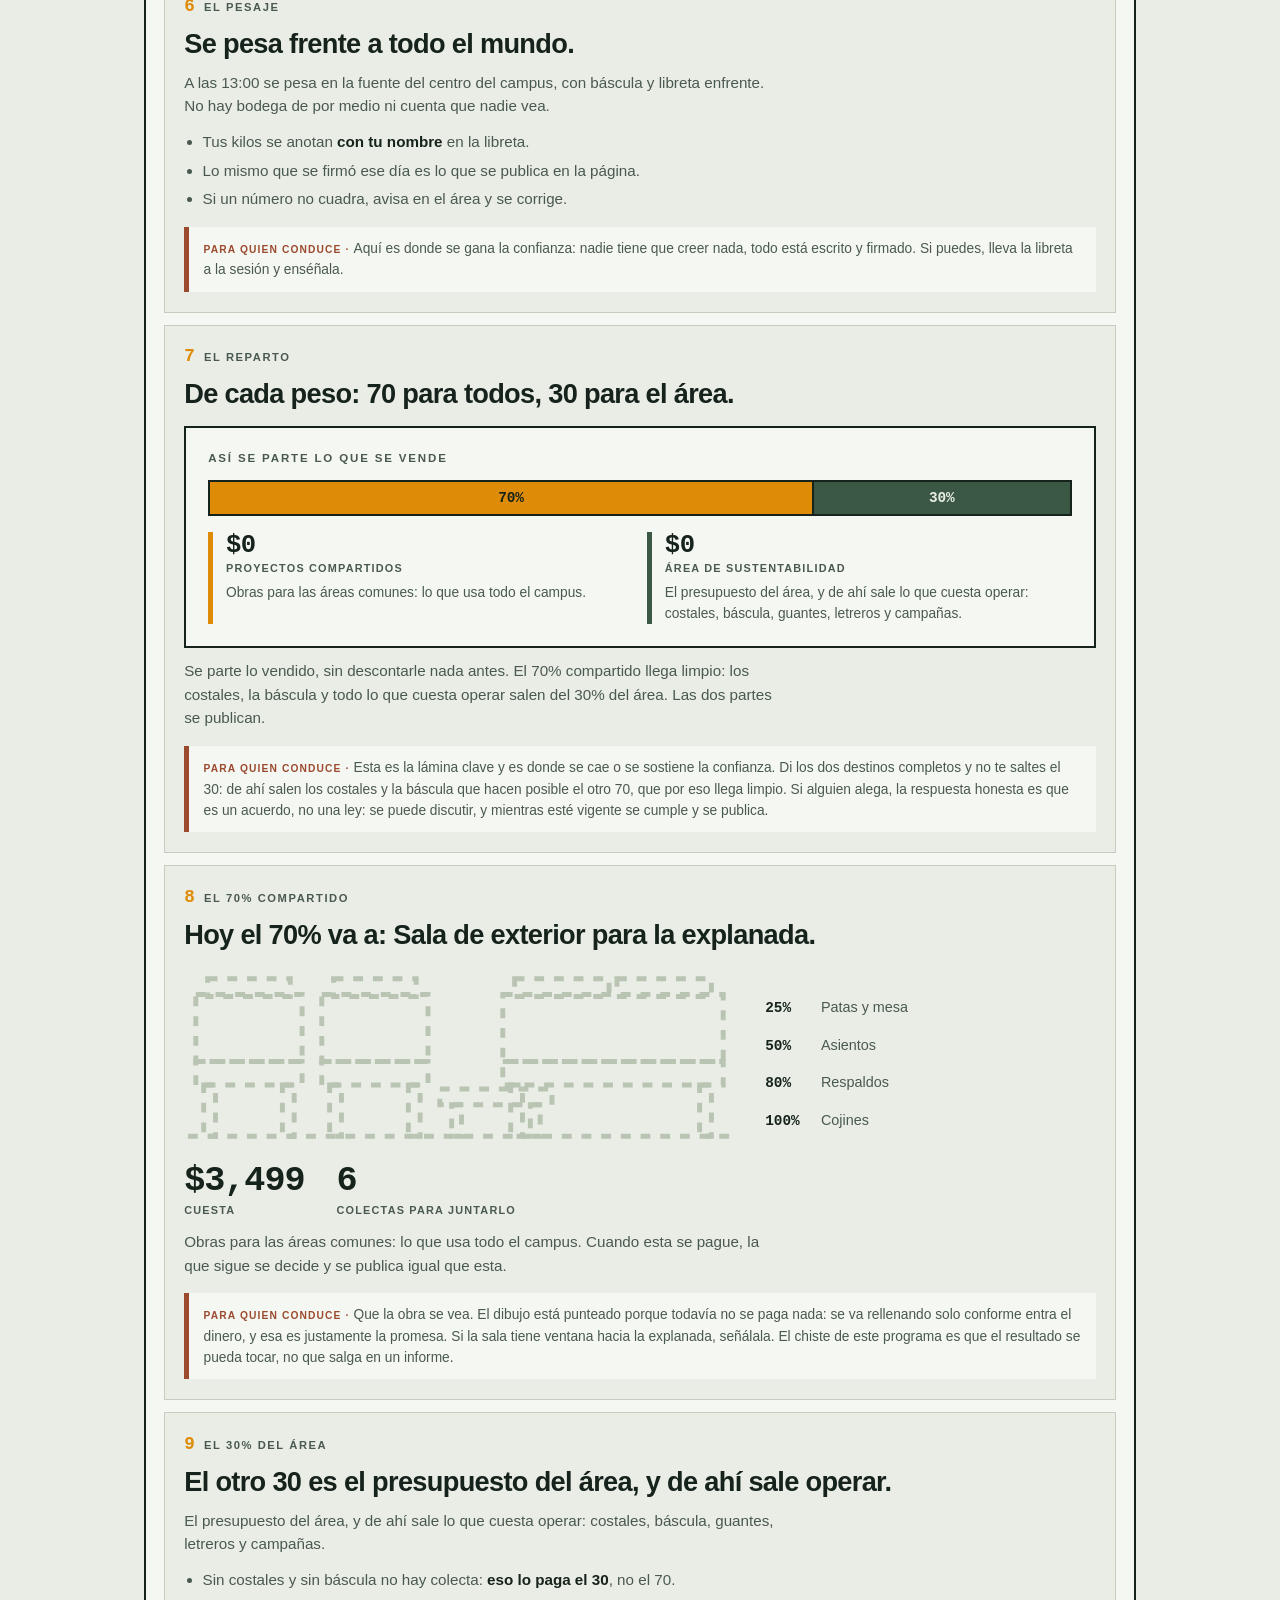
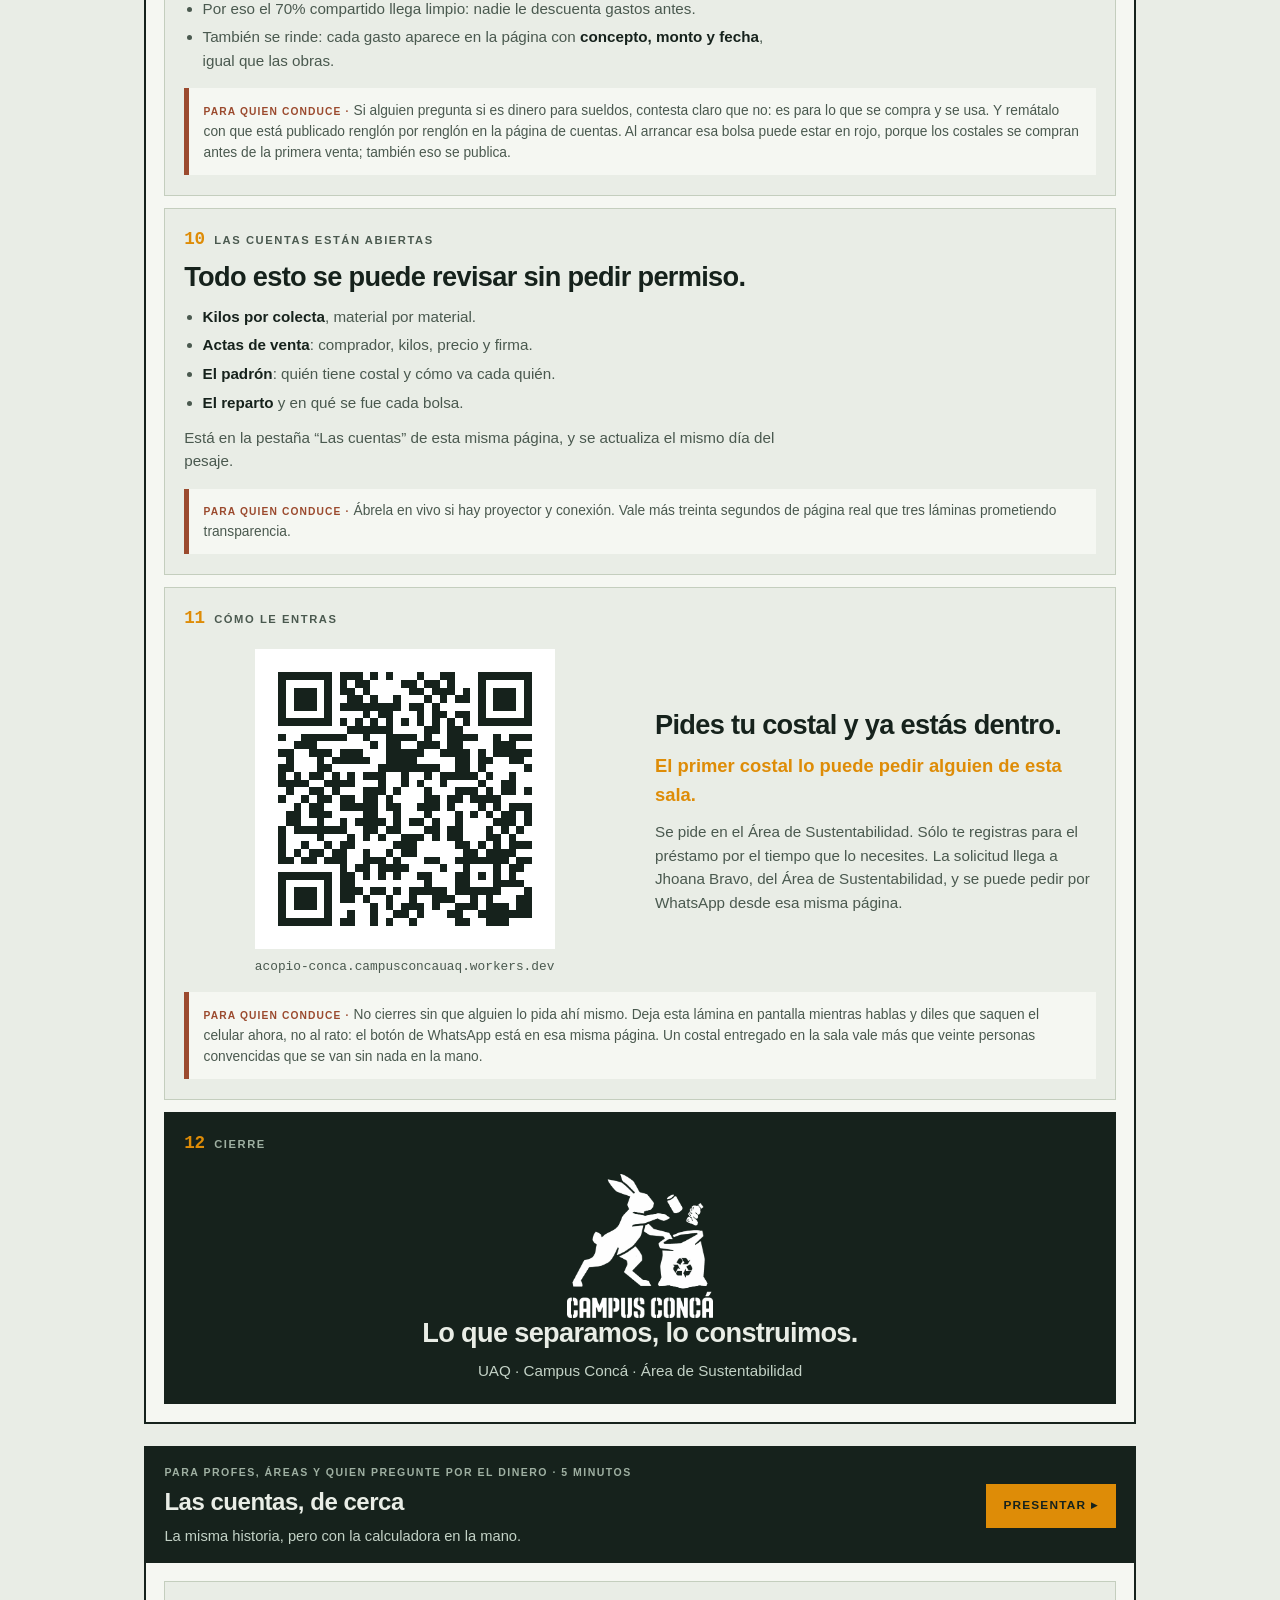
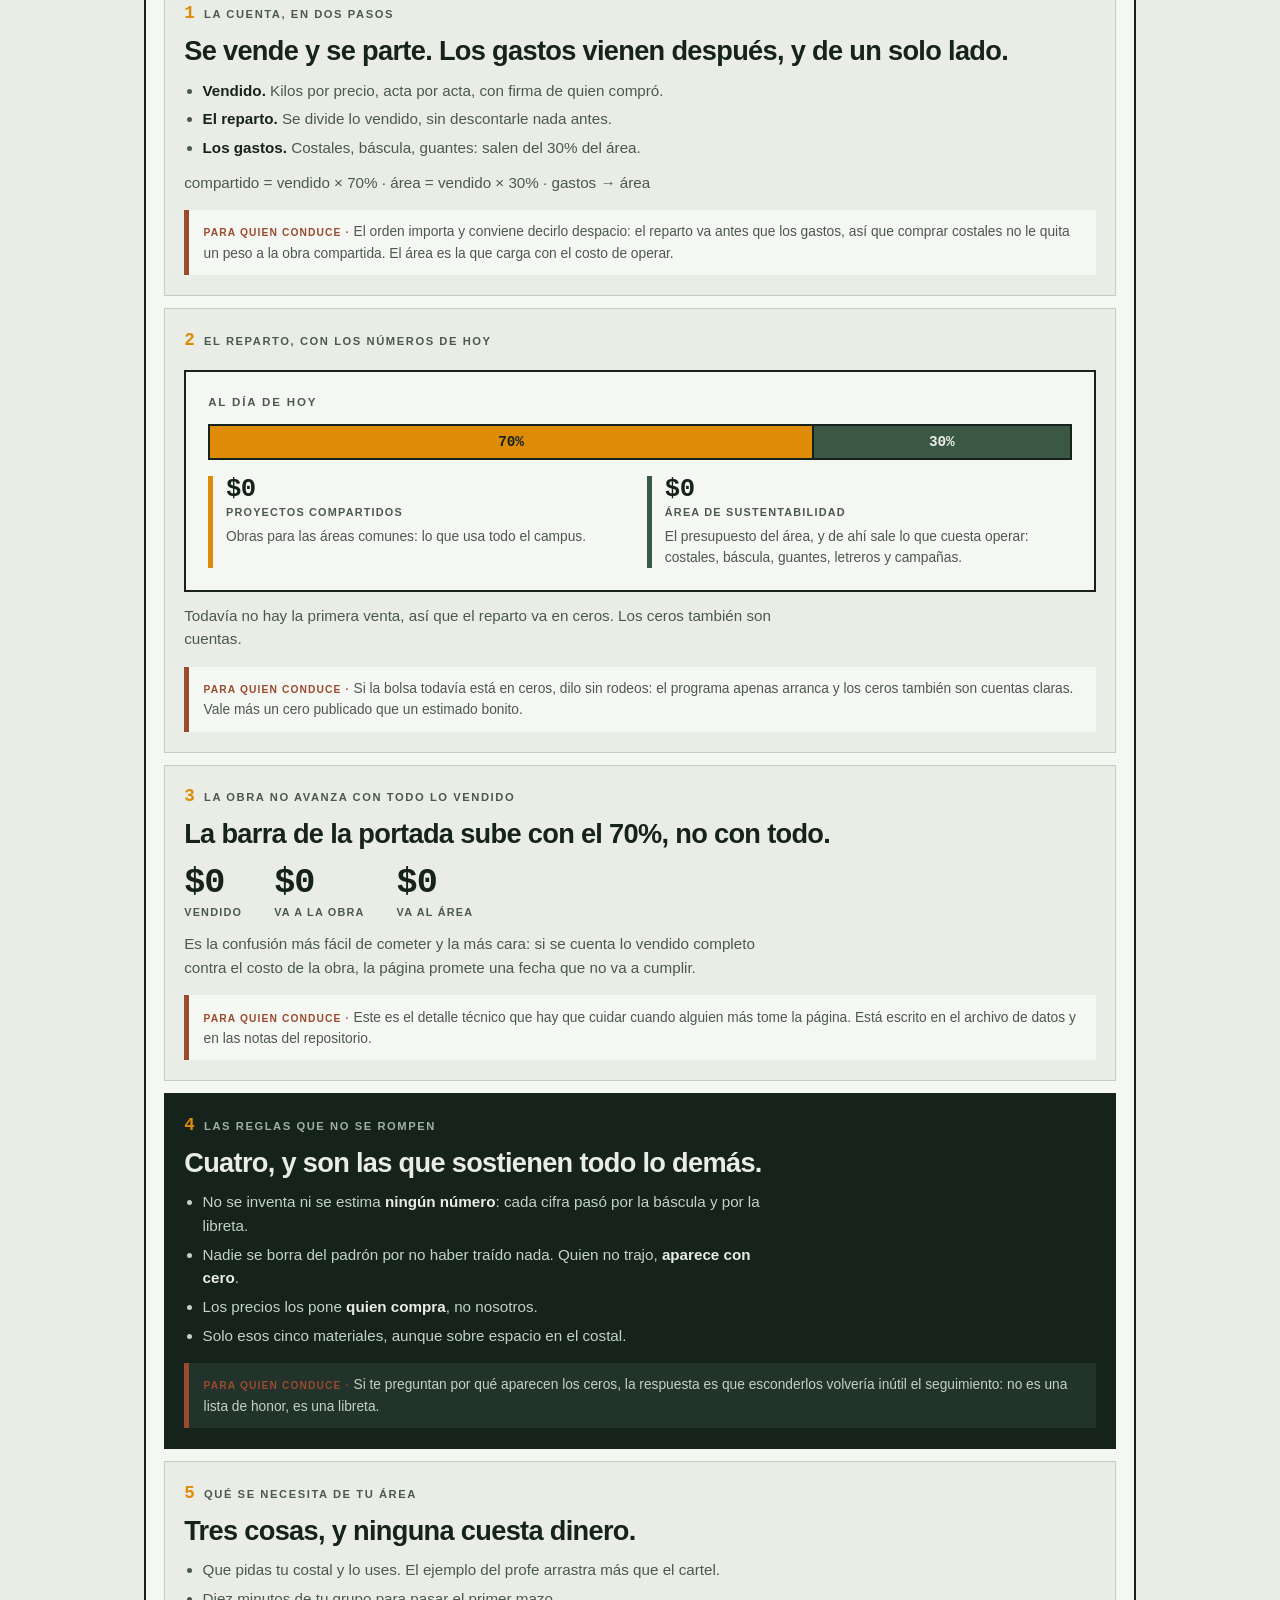
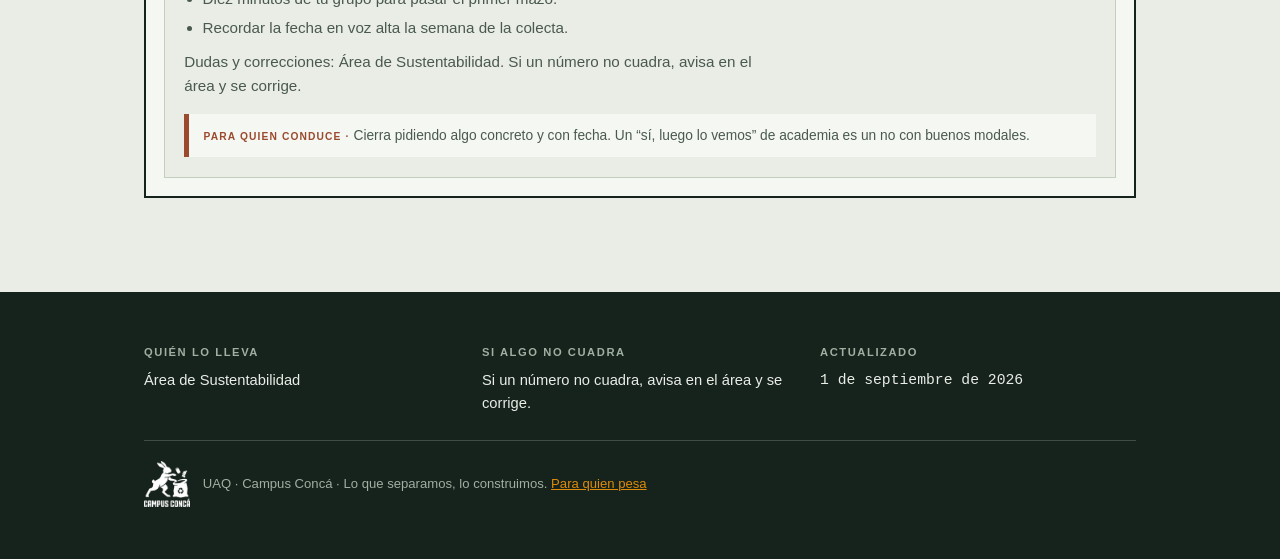
<file: presentacion.html>
<!doctype html>
<html lang="es">
<head>
<meta charset="utf-8">
<meta name="viewport" content="width=device-width, initial-scale=1">
<title>La presentación · Acopio Concá</title>
<meta name="description" content="El esquema completo del acopio del Campus Concá explicado en láminas: qué se recibe, cómo se pesa, cómo se reparte el dinero y cómo se rinden las cuentas.">
<link rel="stylesheet" href="estilo.css">
</head>
<body>

<header class="cabeza">
  <div class="wrap">
    <p class="eyebrow">Acopio Concá</p>
    <h1>La<em>presentación</em></h1>
    <p class="bajada">Para explicar el esquema completo en un salón, una academia o una asamblea. Los números que salen en las láminas son los de hoy: se leen del mismo archivo que el resto del sitio, así que no envejecen.</p>
  </div>
</header>

<main>

<section id="mazos">
  <div class="wrap">
    <h2 class="tit">Dos mazos</h2>
    <p class="sub">El primero es la explicación completa y alcanza en diez minutos. El segundo es para cuando alguien pregunta por el dinero en serio. Se leen aquí como un guion, o se proyectan con el botón <b>Presentar</b>: una lámina a la vez, a pantalla completa.</p>
    <p class="nota" style="margin:-1.2rem 0 1.8rem">Flechas o barra espaciadora avanzan · <b>A</b> muestra el texto de apoyo · <b>N</b> muestra las notas de quien conduce · <b>Esc</b> sale.</p>

    <!-- ============ MAZO 1 ============ -->
    <section class="mazo" id="completo">
      <div class="mazo-cabeza">
        <div>
          <div class="cuando">Para el salón, la academia o la asamblea · 10 minutos</div>
          <h3>El acopio, de principio a fin</h3>
          <p class="foco">De la lata que ibas a tirar a la banca que se va a quedar.</p>
        </div>
        <button class="btn-presentar" type="button">Presentar ▸</button>
      </div>
      <div class="mazo-cuerpo">

        <section class="lam lam--oscura">
          <h4><span class="n">1</span> La idea</h4>
          <p class="di">Lo que separamos, lo construimos.</p>
          <p class="apoyo">Todos los días salen del campus latas, botellas y envases que valen dinero. Ese dinero hoy se va en el camión de la basura. La propuesta cabe en una línea: separarlo, pesarlo a la vista de todos, venderlo, y que lo que deje se quede aquí adentro.</p>
          <p class="nota-conductor">Arranca preguntando qué hicieron ayer con su última lata vacía. No corrijas a nadie: nomás escucha dos o tres respuestas. La lámina que sigue contesta sola.</p>
        </section>

        <section class="lam">
          <h4><span class="n">2</span> Qué se recibe</h4>
          <p class="di" id="l-cuantas"></p>
          <div class="lam-mats" id="l-mats"></div>
          <p class="apoyo" id="l-fuera"></p>
          <p class="nota-conductor">Los precios son de referencia y se mueven cada mes con el mercado; los que ves en pantalla son los que están cargados hoy en el sitio. Si alguien pregunta por el cartón o el TetraPak, contesta que sí se separan en el campus pero no entran en este programa, y sigue.</p>
        </section>

        <section class="lam lam--oscura">
          <h4><span class="n">3</span> Por qué importa el aceite</h4>
          <div class="lam-dos">
            <div class="trueque" id="l-trueque"></div>
            <img src="img/aceite-pasos.jpg" alt="Tres pasos: dejar enfriar el aceite, colarlo con un colador hacia una botella de plástico, y entregarla cerrada">
          </div>
          <p class="apoyo" id="l-aceite"></p>
          <p class="nota-conductor">Este es el número que más convence y el más fácil de repetir después. Dilo despacio y deja que se asiente antes de pasar. Si alguien pregunta: solo aceite vegetal, no grasas ni mantecas, y es el único que se mide en litros.</p>
        </section>

        <section class="lam">
          <h4><span class="n">4</span> Cómo tiene que llegar</h4>
          <p class="di">Limpio, seco y separado.</p>
          <img class="lam-img" src="img/asi-si-asi-no.jpg" alt="Un costal con los materiales separados y limpios frente a otro con basura revuelta">
          <p class="pie-img" id="l-latas"></p>
          <p class="apoyo">Una lata con refresco adentro moja todo lo demás y le baja el precio al costal completo. Enjuagar tarda tres segundos y es la diferencia entre material y basura mojada.</p>
          <p class="nota-conductor">Esta es la lámina que de verdad cambia la conducta. Detente aquí más que en ninguna otra y dilo en voz alta, que la imagen sola no lo dice: si el material llega sucio, el programa entero se vuelve trabajo de más para quien pesa.</p>
        </section>

        <section class="lam">
          <h4><span class="n">5</span> Cuándo y dónde</h4>
          <p class="di" id="l-cuando">Por confirmar</p>
          <p class="apoyo" id="l-donde"></p>
          <div class="fechas" id="l-fechas"></div>
          <p class="nota-conductor">Que salgan de la sala con la fecha en el celular, no en la cabeza. Diles que la pongan de una vez con alarma del día anterior; la primera colecta se cae siempre por olvido, no por falta de ganas.</p>
        </section>

        <section class="lam">
          <h4><span class="n">6</span> El pesaje</h4>
          <p class="di">Se pesa frente a todo el mundo.</p>
          <p class="apoyo" id="l-pesaje"></p>
          <ul>
            <li>Tus kilos se anotan <b>con tu nombre</b> en la libreta.</li>
            <li>Lo mismo que se firmó ese día es lo que se publica en la página.</li>
            <li>Si un número no cuadra, avisa en el área y se corrige.</li>
          </ul>
          <p class="nota-conductor">Aquí es donde se gana la confianza: nadie tiene que creer nada, todo está escrito y firmado. Si puedes, lleva la libreta a la sesión y enséñala.</p>
        </section>

        <section class="lam">
          <h4><span class="n">7</span> El reparto</h4>
          <p class="di" id="l-rep-di">De cada peso, una parte para todos y otra para el área.</p>
          <div id="l-reparto"></div>
          <p class="apoyo">Se parte lo vendido, sin descontarle nada antes. El 70% compartido llega limpio: los costales, la báscula y todo lo que cuesta operar salen del 30% del área. Las dos partes se publican.</p>
          <p class="nota-conductor">Esta es la lámina clave y es donde se cae o se sostiene la confianza. Di los dos destinos completos y no te saltes el 30: de ahí salen los costales y la báscula que hacen posible el otro 70, que por eso llega limpio. Si alguien alega, la respuesta honesta es que es un acuerdo, no una ley: se puede discutir, y mientras esté vigente se cumple y se publica.</p>
        </section>

        <section class="lam">
          <h4><span class="n">8</span> El 70% compartido</h4>
          <p class="di" id="l-obra">Obra en curso</p>
          <div class="lam-dos lam-obra">
            <div class="obra-dibujo" id="l-obra-dibujo"></div>
            <ol class="etapas" id="l-etapas"></ol>
          </div>
          <div class="lam-cifras" id="l-obra-cifras"></div>
          <p class="apoyo" id="l-obra-txt"></p>
          <p class="nota-conductor">Que la obra se vea. El dibujo está punteado porque todavía no se paga nada: se va rellenando solo conforme entra el dinero, y esa es justamente la promesa. Si la sala tiene ventana hacia la explanada, señálala. El chiste de este programa es que el resultado se pueda tocar, no que salga en un informe.</p>
        </section>

        <section class="lam">
          <h4><span class="n">9</span> El 30% del área</h4>
          <p class="di">El otro 30 es el presupuesto del área, y de ahí sale operar.</p>
          <p class="apoyo" id="l-area-txt"></p>
          <ul>
            <li>Sin costales y sin báscula no hay colecta: <b>eso lo paga el 30</b>, no el 70.</li>
            <li>Por eso el 70% compartido llega limpio: nadie le descuenta gastos antes.</li>
            <li>También se rinde: cada gasto aparece en la página con <b>concepto, monto y fecha</b>, igual que las obras.</li>
          </ul>
          <p class="nota-conductor">Si alguien pregunta si es dinero para sueldos, contesta claro que no: es para lo que se compra y se usa. Y remátalo con que está publicado renglón por renglón en la página de cuentas. Al arrancar esa bolsa puede estar en rojo, porque los costales se compran antes de la primera venta; también eso se publica.</p>
        </section>

        <section class="lam">
          <h4><span class="n">10</span> Las cuentas están abiertas</h4>
          <p class="di">Todo esto se puede revisar sin pedir permiso.</p>
          <ul>
            <li><b>Kilos por colecta</b>, material por material.</li>
            <li><b>Actas de venta</b>: comprador, kilos, precio y firma.</li>
            <li><b>El padrón</b>: quién tiene costal y cómo va cada quién.</li>
            <li><b>El reparto</b> y en qué se fue cada bolsa.</li>
          </ul>
          <p class="apoyo">Está en la pestaña “Las cuentas” de esta misma página, y se actualiza el mismo día del pesaje.</p>
          <p class="nota-conductor">Ábrela en vivo si hay proyector y conexión. Vale más treinta segundos de página real que tres láminas prometiendo transparencia.</p>
        </section>

        <section class="lam lam--qr">
          <h4><span class="n">11</span> Cómo le entras</h4>
          <div class="lam-dos">
            <figure class="qr">
              <img src="img/qr-sitio.svg" alt="Código QR que abre la página del acopio">
              <figcaption id="l-qr-pie"></figcaption>
            </figure>
            <div>
              <p class="di">Pides tu costal y ya estás dentro.</p>
              <p class="ya-somos" id="l-ya-somos"></p>
              <p class="apoyo" id="l-costal"></p>
            </div>
          </div>
          <p class="nota-conductor">No cierres sin que alguien lo pida ahí mismo. Deja esta lámina en pantalla mientras hablas y diles que saquen el celular ahora, no al rato: el botón de WhatsApp está en esa misma página. Un costal entregado en la sala vale más que veinte personas convencidas que se van sin nada en la mano.</p>
        </section>

        <section class="lam lam--oscura lam--centro">
          <h4><span class="n">12</span> Cierre</h4>
          <img class="lam-img lam-img--chica" src="img/conejo.png" alt="">
          <p class="di">Lo que separamos, lo construimos.</p>
          <p class="apoyo" id="l-cierre"></p>
        </section>

      </div>
    </section>

    <!-- ============ MAZO 2 ============ -->
    <section class="mazo" id="cuentas-cerca">
      <div class="mazo-cabeza">
        <div>
          <div class="cuando">Para profes, áreas y quien pregunte por el dinero · 5 minutos</div>
          <h3>Las cuentas, de cerca</h3>
          <p class="foco">La misma historia, pero con la calculadora en la mano.</p>
        </div>
        <button class="btn-presentar" type="button">Presentar ▸</button>
      </div>
      <div class="mazo-cuerpo">

        <section class="lam">
          <h4><span class="n">1</span> La cuenta, en dos pasos</h4>
          <p class="di">Se vende y se parte. Los gastos vienen después, y de un solo lado.</p>
          <ul>
            <li><b>Vendido.</b> Kilos por precio, acta por acta, con firma de quien compró.</li>
            <li><b>El reparto.</b> Se divide lo vendido, sin descontarle nada antes.</li>
            <li><b>Los gastos.</b> Costales, báscula, guantes: salen del 30% del área.</li>
          </ul>
          <p class="apoyo" id="l2-formula"></p>
          <p class="nota-conductor">El orden importa y conviene decirlo despacio: el reparto va antes que los gastos, así que comprar costales no le quita un peso a la obra compartida. El área es la que carga con el costo de operar.</p>
        </section>

        <section class="lam">
          <h4><span class="n">2</span> El reparto, con los números de hoy</h4>
          <div id="l2-reparto"></div>
          <p class="apoyo" id="l2-bolsa"></p>
          <p class="nota-conductor">Si la bolsa todavía está en ceros, dilo sin rodeos: el programa apenas arranca y los ceros también son cuentas claras. Vale más un cero publicado que un estimado bonito.</p>
        </section>

        <section class="lam">
          <h4><span class="n">3</span> La obra no avanza con todo lo vendido</h4>
          <p class="di">La barra de la portada sube con el 70%, no con todo.</p>
          <div class="lam-cifras" id="l2-obra"></div>
          <p class="apoyo">Es la confusión más fácil de cometer y la más cara: si se cuenta lo vendido completo contra el costo de la obra, la página promete una fecha que no va a cumplir.</p>
          <p class="nota-conductor">Este es el detalle técnico que hay que cuidar cuando alguien más tome la página. Está escrito en el archivo de datos y en las notas del repositorio.</p>
        </section>

        <section class="lam lam--oscura">
          <h4><span class="n">4</span> Las reglas que no se rompen</h4>
          <p class="di">Cuatro, y son las que sostienen todo lo demás.</p>
          <ul>
            <li>No se inventa ni se estima <b>ningún número</b>: cada cifra pasó por la báscula y por la libreta.</li>
            <li>Nadie se borra del padrón por no haber traído nada. Quien no trajo, <b>aparece con cero</b>.</li>
            <li>Los precios los pone <b>quien compra</b>, no nosotros.</li>
            <li id="l2-solo">Solo esos materiales, aunque sobre espacio en el costal.</li>
          </ul>
          <p class="nota-conductor">Si te preguntan por qué aparecen los ceros, la respuesta es que esconderlos volvería inútil el seguimiento: no es una lista de honor, es una libreta.</p>
        </section>

        <section class="lam">
          <h4><span class="n">5</span> Qué se necesita de tu área</h4>
          <p class="di">Tres cosas, y ninguna cuesta dinero.</p>
          <ul>
            <li>Que pidas tu costal y lo uses. El ejemplo del profe arrastra más que el cartel.</li>
            <li>Diez minutos de tu grupo para pasar el primer mazo.</li>
            <li>Recordar la fecha en voz alta la semana de la colecta.</li>
          </ul>
          <p class="apoyo" id="l2-cierre"></p>
          <p class="nota-conductor">Cierra pidiendo algo concreto y con fecha. Un “sí, luego lo vemos” de academia es un no con buenos modales.</p>
        </section>

      </div>
    </section>

  </div>
</section>

</main>

<script src="datos.js"></script>
<script src="comun.js"></script>
<script>
(function(){
  const { D, $, pesos, kilos, fecha, fechaCorta, diaSemana, calendario, proxima,
          diasColecta, totalVentas, paraObra, paraArea, ejercidoArea, disponibleArea, enLetrasM, enLetras,
          avance, totalesTexto, bloqueReparto, dibujoObra, pintaObra } = A;

  A.barra("presentacion.html");

  const e = D.entrega, c = D.costal;
  const rc = D.reparto.compartido, ra = D.reparto.area;

  /* ---- mazo 1 ---- */
  // Las mismas fotos de la portada: en proyección una imagen distingue el
  // material mucho antes que su nombre.
  $("#l-mats").style.setProperty("--n", D.materiales.length);
  $("#l-mats").innerHTML = D.materiales.map(m => `
    <div class="lm" style="--c:${m.color}">
      <div class="lm-fig"><img src="${m.img}" alt=""></div>
      <b>${m.nombre}</b><span>${m.condicion}</span><em>$${m.precio}/${m.unidad}</em>
    </div>`).join("");
  $("#l-cuantas").textContent = enLetrasM(D.materiales.length) + " cosas. Ni una más.";
  $("#l-fuera").textContent = D.fuera;
  $("#l-latas").textContent = D.latasAlcohol || "";

  // El trueque del aceite: un litro entregado contra los litros de agua que
  // no se contaminan. Las dos cifras salen de datos.js, no del HTML.
  const ag = D.aceiteAgua;
  if (ag) $("#l-trueque").innerHTML = `
    <div><span class="q dato">${ag.litros} L</span><span class="e">de aceite usado que entregas</span></div>
    <div class="flecha" aria-hidden="true">↓</div>
    <div><span class="q dato">${ag.agua.toLocaleString("es-MX")} L</span><span class="e">de agua que no se contaminan</span></div>`;
  $("#l-aceite").textContent = D.aceitePie || "";
  $("#l2-solo").textContent = "Solo esos " + enLetras(D.materiales.length) +
    " materiales, aunque sobre espacio en el costal.";

  const sig = proxima(), hoy = A.hoy();
  $("#l-cuando").textContent = sig
    ? diaSemana(sig) + " " + fecha(sig).replace(/ de \d{4}$/,"") + ", en " + e.lugar + "."
    : "La próxima fecha está por confirmar.";
  $("#l-donde").textContent = "De " + e.horario + ". Son " + calendario().length +
    " colectas en el semestre, en " + diasColecta() +
    ", y no caen parejas. Conviene apuntarlas todas de una vez:";
  $("#l-fechas").innerHTML = calendario().map(f =>
    `<span class="${f < hoy ? "pasada" : (f === sig ? "sigue" : "")}">${fechaCorta(f)}</span>`).join("");

  $("#l-pesaje").textContent = "A las " + e.pesaje + " se pesa en " + e.lugar +
    ", con báscula y libreta enfrente. No hay bodega de por medio ni cuenta que nadie vea.";

  $("#l-rep-di").textContent =
    "De cada peso: " + rc.pct + " para todos, " + ra.pct + " para el área.";
  $("#l-reparto").innerHTML = bloqueReparto({ titulo:"Así se parte lo que se vende" });

  $("#l-obra").textContent = "Hoy el " + rc.pct + "% va a: " + D.meta.obra + ".";

  // La misma banca de la portada. Mientras no haya venta se queda entera
  // punteada, y eso es lo que se quiere enseñar en un salón: la obra que va
  // a estar ahí, no un cero por ciento. Se pinta antes de que el telón clone
  // la lámina, para que el clon se lleve el corte ya puesto.
  $("#l-obra-dibujo").innerHTML = dibujoObra({ id:"corte-lam", vista:"10 88 280 92" });
  pintaObra($("#l-obra-dibujo"), avance());
  $("#l-etapas").innerHTML = D.meta.hitos.map(h =>
    `<li class="${avance()*100 >= h.pct ? "on" : ""}"><b>${h.pct}%</b>${h.label}</li>`).join("");

  // Con la bolsa en ceros no se enseñan el 0% ni el $0: se enseña lo que
  // cuesta y punto. Los ceros siguen publicados en las cuentas, que es donde
  // toca rendirlos.
  $("#l-obra-cifras").innerHTML = totalVentas() > 0
    ? `<div><span class="q dato">${pesos(D.meta.costo)}</span><span class="e">Cuesta</span></div>
       <div><span class="q dato">${pesos(Math.max(0, paraObra()))}</span><span class="e">Lleva</span></div>
       <div><span class="q dato">${Math.round(avance()*100)}%</span><span class="e">Avance</span></div>
       <div><span class="q dato">${totalesTexto()}</span><span class="e">Acopiados</span></div>`
    : `<div><span class="q dato">${pesos(D.meta.costo)}</span><span class="e">Cuesta</span></div>
       <div><span class="q dato">${calendario().length}</span><span class="e">Colectas para juntarlo</span></div>`;
  $("#l-obra-txt").textContent = rc.para +
    " Cuando esta se pague, la que sigue se decide y se publica igual que esta.";

  $("#l-area-txt").textContent = ra.para;

  // El QR abre la portada, donde ya está el botón de WhatsApp con el mensaje
  // escrito. La dirección va debajo por si alguien no puede escanear.
  $("#l-qr-pie").textContent = (D.sitio || "").replace(/^https?:\/\//, "").replace(/\/$/, "");
  // Cuántos van ya. Un renglón del padrón es un costal, no una persona. El
  // padrón se lee de la hoja de solicitudes: la lámina se pinta al instante
  // con lo que haya y el número se actualiza cuando la hoja responde, para
  // que la presentación no se quede esperando la red.
  const cuenta = n => $("#l-ya-somos").textContent = n > 0
    ? "Ya somos " + n + (n === 1 ? " costal" : " costales") + " en el campus."
    : "El primer costal lo puede pedir alguien de esta sala.";
  cuenta((D.personas || []).length);
  A.cargaPadron().then(l => cuenta(l.length)).catch(() => {});
  $("#l-costal").textContent = c.texto + " La solicitud llega a " + c.quien +
    ", y se puede pedir por WhatsApp desde esa misma página.";
  $("#l-cierre").textContent = D.campus + " · " + D.responsable;

  /* ---- mazo 2 ---- */
  $("#l2-formula").textContent =
    "compartido = vendido × " + rc.pct + "%   ·   área = vendido × " + ra.pct + "%   ·   gastos → área";
  $("#l2-reparto").innerHTML = bloqueReparto({ titulo:"Al día de hoy" });
  // La bolsa del área arranca en rojo casi siempre: los costales se compran
  // antes de la primera venta. Se dice con todas sus letras.
  const dispo = disponibleArea(), gastado = ejercidoArea();
  $("#l2-bolsa").textContent = totalVentas() > 0
    ? "Van " + pesos(totalVentas()) + " vendidos y " + totalesTexto() + " acopiados. " +
      (dispo < 0
        ? "El área lleva " + pesos(gastado) + " puestos y su 30% todavía no los alcanza: va " + pesos(dispo) + "."
        : "El área lleva gastados " + pesos(gastado) + " y le quedan " + pesos(dispo) + ".")
    : (gastado > 0
        ? "Todavía no hay la primera venta: el reparto va en ceros y el área lleva " + pesos(gastado) +
          " puestos de su bolsa. Los números en rojo también son cuentas."
        : "Todavía no hay la primera venta, así que el reparto va en ceros. Los ceros también son cuentas.");
  $("#l2-obra").innerHTML = `
    <div><span class="q dato">${pesos(Math.max(0, totalVentas()))}</span><span class="e">Vendido</span></div>
    <div><span class="q dato">${pesos(Math.max(0, paraObra()))}</span><span class="e">Va a la obra</span></div>
    <div><span class="q dato">${pesos(Math.max(0, paraArea()))}</span><span class="e">Va al área</span></div>`;
  $("#l2-cierre").textContent = "Dudas y correcciones: " + D.responsable + ". " + D.contacto;

  /* =================== el telón ===================
     Una lámina a la vez, a pantalla completa. La portada se arma sola con
     la cabecera del mazo, así que no hay que escribirla dos veces. */
  const telon = document.createElement("div");
  telon.id = "telon";
  telon.innerHTML = `<div class="escenario"></div>
    <div class="barra-t">
      <button type="button" class="t-atras" aria-label="Lámina anterior">&#8592;</button>
      <button type="button" class="t-sigue" aria-label="Lámina siguiente">&#8594;</button>
      <span class="cont"></span>
      <span class="pista">flechas o espacio avanzan · A muestra el apoyo · N muestra notas · Esc sale</span>
      <button type="button" class="salir">Salir</button>
    </div>`;
  document.body.appendChild(telon);

  const escenario = telon.querySelector(".escenario");
  const cont = telon.querySelector(".cont");
  let lams = [], i = 0;

  const pinta = () => {
    escenario.innerHTML = "";
    escenario.appendChild(lams[i].cloneNode(true));
    cont.textContent = (i+1) + " / " + lams.length;
    escenario.scrollTop = 0;
  };

  const abrir = mazo => {
    const cab = mazo.querySelector(".mazo-cabeza");
    const portada = document.createElement("section");
    portada.className = "lam lam--portada";
    portada.innerHTML = `<img src="img/conejo.png" alt="">
      <div class="cuando">${cab.querySelector(".cuando").textContent}</div>
      <h3>${cab.querySelector("h3").textContent}</h3>
      <p class="foco">${cab.querySelector(".foco").textContent}</p>`;
    lams = [portada].concat([...mazo.querySelectorAll(".lam")]);
    i = 0;
    // Proyectado se arranca sin el texto de apoyo: en pantalla la gente lee
    // o escucha, no las dos. Con A aparece si alguien pregunta, y el guion
    // completo se queda para leerse en la página.
    telon.classList.add("abierto", "sin-apoyo");
    document.documentElement.classList.add("telon-abierto");
    if (document.documentElement.requestFullscreen)
      document.documentElement.requestFullscreen().catch(() => {});
    pinta();
  };

  const cerrar = () => {
    telon.classList.remove("abierto");
    document.documentElement.classList.remove("telon-abierto");
    if (document.fullscreenElement && document.exitFullscreen)
      document.exitFullscreen().catch(() => {});
  };
  const sigue = () => { if (i < lams.length-1) { i++; pinta(); } };
  const atras = () => { if (i > 0) { i--; pinta(); } };

  // Los botones llevan prefijo: una lámina clonada puede traer adentro un
  // .sigue (el calendario marca así la próxima fecha) y robarse el nombre.
  telon.querySelector(".t-sigue").addEventListener("click", sigue);
  telon.querySelector(".t-atras").addEventListener("click", atras);
  telon.querySelector(".salir").addEventListener("click", cerrar);

  addEventListener("keydown", ev => {
    if (!telon.classList.contains("abierto")) return;
    const k = (ev.key || "").toLowerCase();
    if (ev.key === "ArrowRight" || ev.key === " " || ev.key === "PageDown") { ev.preventDefault(); sigue(); }
    else if (ev.key === "ArrowLeft" || ev.key === "PageUp") { ev.preventDefault(); atras(); }
    else if (ev.key === "Escape") cerrar();
    else if (k === "a") telon.classList.toggle("sin-apoyo");
    else if (k === "n") telon.classList.toggle("con-notas");
  });

  document.querySelectorAll(".btn-presentar").forEach(b =>
    b.addEventListener("click", () => abrir(b.closest(".mazo"))));

  A.pie();
})();
</script>
</body>
</html>
</file>
<file: estilo.css>
:root{
  --cal:#E9EDE6;        /* muro encalado */
  --cal-2:#DFE5DA;
  --papel:#F5F7F2;
  --tinta:#16221C;
  --tinta-60:#4A594F;
  --encino:#3B5844;     /* verde encino */
  --cempa:#DE8C07;      /* cempasúchil: avance y dinero */
  --barro:#9B4A2E;
  --linea:#C4CEBE;
  --m-metal:#3B7A4B;    /* contenedor de metales: verde */
  --m-plast:#2C7B9E;    /* contenedor de plásticos: azul */
  --m-aceite:#A8791F;   /* aceite vegetal: no va a contenedor, va aparte */

  --e-adm:#7B6A8A;
  --e-doc:#3B5844;
  --e-pre:#C2703A;
  --e-pas:#2C7B9E;
  --e-agr:#6E8B3D;

  --sans:-apple-system,BlinkMacSystemFont,"Segoe UI",Roboto,"Helvetica Neue",Arial,sans-serif;
  --mono:ui-monospace,SFMono-Regular,"SF Mono","Cascadia Mono","Roboto Mono",Menlo,Consolas,monospace;

  --max:1080px;
  --gut:clamp(18px,4vw,44px);
  --nav:52px;
}

*{box-sizing:border-box}
html{-webkit-text-size-adjust:100%;scroll-behavior:smooth}
@media (prefers-reduced-motion:reduce){html{scroll-behavior:auto}}
body{
  margin:0;
  background:var(--cal);
  color:var(--tinta);
  font-family:var(--sans);
  font-size:clamp(16px,1.05vw + 13px,18px);
  line-height:1.55;
}
img,svg{max-width:100%}
a{color:var(--encino)}

.wrap{max-width:var(--max);margin:0 auto;padding-inline:var(--gut)}
.eyebrow{
  font-size:.72rem;font-weight:700;letter-spacing:.16em;text-transform:uppercase;
  color:var(--tinta-60);margin:0 0 .6rem;
}
.dato{font-family:var(--mono);font-variant-numeric:tabular-nums;font-feature-settings:"tnum" 1}
.sr{position:absolute;width:1px;height:1px;overflow:hidden;clip:rect(0 0 0 0);white-space:nowrap}

/* ---------- encabezado ---------- */
header.cabeza{border-bottom:2px solid var(--tinta);background:var(--papel)}
header.cabeza>.wrap{padding-block:clamp(30px,5vw,58px) clamp(26px,4vw,44px)}
h1{
  font-size:clamp(2.7rem,7.6vw,5.1rem);line-height:.9;letter-spacing:-.035em;
  font-weight:800;margin:.1em 0 .5rem;text-wrap:balance;
}
h1 em{font-style:normal;color:var(--encino);display:block}
.bajada{font-size:clamp(1rem,.5vw + .9rem,1.16rem);max-width:44ch;margin:0 0 1.4rem;color:var(--tinta-60)}

/* accesos rápidos de la portada */
.rapidos{display:flex;flex-wrap:wrap;gap:.5rem;margin-top:1.5rem}
.rapidos a{
  text-decoration:none;color:var(--tinta);border:1.5px solid var(--tinta);
  padding:.42rem .8rem;font-size:.74rem;letter-spacing:.09em;text-transform:uppercase;font-weight:700;
}
.rapidos a:hover{background:var(--tinta);color:var(--cal)}
.rapidos a.fuerte{background:var(--cempa);border-color:var(--cempa)}
.rapidos a.fuerte:hover{background:var(--tinta);border-color:var(--tinta)}
.rapidos a b{font-family:var(--mono);font-weight:700;margin-left:.45rem}

/* ---------- obra en curso ---------- */
.obra{background:var(--papel);border:2px solid var(--tinta);padding:clamp(16px,2.4vw,24px)}
.obra h2{font-size:.72rem;letter-spacing:.16em;text-transform:uppercase;margin:0 0 .2rem;font-weight:700}
.obra .nombre{font-size:clamp(1.3rem,2.4vw,1.75rem);font-weight:800;letter-spacing:-.02em;line-height:1.1;margin:0 0 .9rem}
.mesa-grid{display:grid;grid-template-columns:78px 1fr;gap:14px;align-items:stretch;min-height:170px;max-width:520px}
.regla{position:relative;border-right:1px solid var(--linea)}
.hito{position:absolute;right:8px;transform:translateY(50%);font-size:.64rem;line-height:1.15;text-align:right;color:var(--tinta-60)}
.hito b{display:block;font-family:var(--mono);font-size:.72rem;color:var(--tinta);font-weight:600}
.hito.on{color:var(--tinta)}
.hito.on b{color:var(--cempa)}
.cifras{display:flex;flex-wrap:wrap;gap:0 1.6rem;align-items:baseline;margin-top:1rem;border-top:1px solid var(--linea);padding-top:.85rem}
.cifra{display:flex;flex-direction:column}
.cifra .n{font-family:var(--mono);font-size:clamp(1.35rem,2.6vw,1.9rem);font-weight:700;letter-spacing:-.02em}
.cifra .n.alza{color:var(--cempa)}
.cifra .l{font-size:.68rem;letter-spacing:.11em;text-transform:uppercase;color:var(--tinta-60)}
.faltan{margin:.9rem 0 0;font-size:.9rem;color:var(--tinta-60)}

/* ---------- navegación ---------- */
/* Una sola forma en todos los anchos: un botón que dice que hay más.
   La barra que se deslizaba de lado escondía secciones sin avisar. */
nav.barra{position:sticky;top:0;z-index:40;background:var(--tinta);border-bottom:2px solid var(--tinta)}
nav.barra>.wrap{display:flex;align-items:center;justify-content:space-between;gap:.8rem;
  height:var(--nav);position:relative}

nav.barra .marca-n{display:flex;align-items:center;gap:.55rem;text-decoration:none;flex:0 1 auto;min-width:0}
nav.barra .marca-n img{width:26px;height:auto;display:block;filter:invert(1) brightness(1.6)}
nav.barra .marca-n span{color:var(--cal);font-size:.7rem;letter-spacing:.13em;text-transform:uppercase;
  font-weight:700;white-space:nowrap;overflow:hidden;text-overflow:ellipsis}
nav.barra .marca-n:hover span{color:var(--cempa)}

.menu-btn{display:flex;align-items:center;gap:.65rem;flex:0 0 auto;cursor:pointer;
  font:inherit;font-size:.74rem;letter-spacing:.1em;text-transform:uppercase;font-weight:700;
  background:transparent;color:var(--cal);border:1.5px solid #4C5F54;padding:.45rem .85rem;min-height:40px}
.menu-btn:hover{border-color:var(--cempa);color:var(--cempa)}
.menu-btn[aria-expanded="true"]{background:var(--cempa);border-color:var(--cempa);color:var(--tinta)}
.mb-ico{display:inline-flex;flex-direction:column;gap:3px;width:16px}
.mb-ico i{display:block;height:2px;background:currentColor;transition:transform .18s ease,opacity .18s ease}
.menu-btn[aria-expanded="true"] .mb-ico i:nth-child(1){transform:translateY(5px) rotate(45deg)}
.menu-btn[aria-expanded="true"] .mb-ico i:nth-child(2){opacity:0}
.menu-btn[aria-expanded="true"] .mb-ico i:nth-child(3){transform:translateY(-5px) rotate(-45deg)}

nav.barra .enlaces{position:absolute;top:100%;right:var(--gut);width:min(320px,100%);
  background:var(--tinta);border:1px solid #3E4E45;border-top:0;
  max-height:0;overflow:hidden;transition:max-height .22s ease;
  box-shadow:0 16px 26px rgba(0,0,0,.28);z-index:3}
nav.barra .enlaces.abierto{max-height:min(70vh,520px);overflow-y:auto;overscroll-behavior:contain}
nav.barra .enlaces a{display:flex;align-items:center;min-height:48px;padding:.2rem 1rem;
  color:#C3D2C6;text-decoration:none;font-size:.8rem;letter-spacing:.06em;text-transform:uppercase;
  font-weight:700;border-bottom:1px solid #2A3A31}
nav.barra .enlaces a:last-child{border-bottom:0}
nav.barra .enlaces a:hover{background:#22332B;color:var(--cal)}
nav.barra .enlaces a.act{background:var(--cempa);color:var(--tinta)}
nav.barra .enlaces a.act::after{content:"";margin-left:auto;width:7px;height:7px;background:var(--tinta);border-radius:50%}

@media (max-width:520px){
  nav.barra .enlaces{left:0;right:0;width:auto}
}

/* ---------- secciones ---------- */
section{padding-block:clamp(38px,6vw,72px);border-bottom:1px solid var(--linea);scroll-margin-top:calc(var(--nav) + 8px)}
section:last-of-type{border-bottom:0}
h2.tit{
  font-size:clamp(1.5rem,3.2vw,2.2rem);letter-spacing:-.025em;font-weight:800;
  margin:0 0 .3em;line-height:1.05;
}
.sub{color:var(--tinta-60);max-width:62ch;margin:0 0 2rem}
.nota{font-size:.86rem;color:var(--tinta-60);max-width:66ch}

/* pasos */
.pasos{display:grid;grid-template-columns:repeat(auto-fit,minmax(200px,1fr));gap:14px}
.paso{background:var(--papel);border:1px solid var(--linea);padding:1.2rem 1.15rem 1.35rem;position:relative}
.paso .cab{display:flex;align-items:center;justify-content:space-between;margin-bottom:1rem}
.paso .ico{width:62px;height:62px;flex:0 0 auto;border:2px solid var(--tinta);border-radius:50%;
  background:var(--cal);color:var(--tinta);display:flex;align-items:center;justify-content:center}
.paso .ico svg{width:32px;height:32px;display:block}
.paso .n{font-family:var(--mono);font-size:1.6rem;font-weight:700;color:var(--cempa);letter-spacing:-.02em;line-height:1}
.paso h3{font-size:1.05rem;margin:0 0 .35rem;letter-spacing:-.015em}
.paso p{margin:0;font-size:.9rem;color:var(--tinta-60)}
/* el hilo que une un paso con el siguiente; solo cuando van en fila */
@media (min-width:860px){
  .paso::after{content:"";position:absolute;top:calc(1.2rem + 30px);left:calc(100% + 1px);width:14px;
    border-top:2px dashed var(--linea)}
  .paso:last-child::after{display:none}
}

/* materiales */
/* cinco materiales: la caja se achica para que quepan los cinco en una fila
   y no quede uno huérfano en el renglón de abajo */
.mats{display:grid;grid-template-columns:repeat(auto-fit,minmax(178px,1fr));gap:14px}
.mat{background:var(--papel);border:1px solid var(--linea);border-top:5px solid var(--c);padding:1rem 1rem 1.1rem}
.mat h3{margin:0;font-size:1.05rem;letter-spacing:-.01em}
.mat .precio{font-family:var(--mono);font-size:1.5rem;font-weight:700;margin:.25rem 0 .1rem;letter-spacing:-.02em}
.mat .precio small{font-family:var(--sans);font-size:.62rem;font-weight:700;letter-spacing:.1em;text-transform:uppercase;color:var(--tinta-60)}
.mat .fig{background:#F2EEE3;border:1px solid var(--linea);display:flex;align-items:center;justify-content:center;
  padding:.6rem;margin-bottom:.85rem;height:170px}
/* los dibujos vienen de distinto alto: la caja manda, el dibujo se acomoda */
.mat .fig img{width:auto;height:100%;max-width:100%;object-fit:contain;display:block}
/* material sin dibujo todavía: se pone el stencil del campus, apagado, en
   lugar de dejar la caja rota. Al llegar el dibujo se llena img en datos.js. */
.mat .fig.sin-dibujo img{height:52%;opacity:.22}
.mat .cond{font-size:.88rem;margin:.35rem 0 0;color:var(--tinta-60)}
.mat p{font-size:.88rem;margin:.7rem 0 0;color:var(--tinta-60)}
.mat .equiv{font-family:var(--mono);font-size:.78rem;margin-top:.8rem;padding-top:.6rem;border-top:1px dashed var(--linea);color:var(--tinta)}
.reglas{margin-top:22px;background:var(--papel);border:1px dashed var(--tinta);padding:1rem 1.15rem}
.reglas h3{margin:0 0 .5rem;font-size:.74rem;letter-spacing:.14em;text-transform:uppercase}
.reglas p{margin:0;font-size:.92rem}

/* la tira de tres pasos del aceite: el dibujo es ancho, así que manda él y
   el pie va debajo, centrado. Misma caja de papel que el "así sí, así no". */
.tira{margin-top:22px;background:var(--papel);border:1px solid var(--linea);
  padding:clamp(14px,2.4vw,22px)}
.tira img{width:100%;display:block}
.tira p{margin:.7rem 0 0;text-align:center;font-size:.92rem;color:var(--tinta-60)}

/* así sí, así no */
.sisi{display:grid;grid-template-columns:minmax(220px,1.1fr) 1fr;gap:18px;align-items:center;
  margin-top:22px;background:var(--papel);border:1px solid var(--linea);padding:clamp(14px,2.4vw,22px)}
.sisi img{width:100%;display:block}
.sisi .grande{margin:0 0 .5rem;font-size:clamp(1.1rem,2.2vw,1.4rem);font-weight:800;letter-spacing:-.02em}

/* cuándo y dónde */
.proxima{background:var(--papel);border:2px solid var(--tinta);border-left:6px solid var(--cempa);
  padding:1.1rem 1.25rem;display:flex;flex-direction:column;gap:.15rem;margin-bottom:18px}
.proxima .et{font-size:.68rem;letter-spacing:.13em;text-transform:uppercase;color:var(--tinta-60);font-weight:700}
.proxima .dia{font-size:clamp(1.4rem,3.4vw,2.1rem);font-weight:800;letter-spacing:-.03em;line-height:1.05}
.proxima .det{font-family:var(--mono);font-size:.86rem;color:var(--tinta-60)}
.fechas{display:flex;flex-wrap:wrap;gap:8px}
.fechas span{font-family:var(--mono);font-size:.8rem;border:1px solid var(--linea);
  background:var(--papel);padding:.34rem .6rem}
.fechas span.pasada{opacity:.42;text-decoration:line-through}
.fechas span.sigue{background:var(--cempa);border-color:var(--cempa);font-weight:700}

/* ---------- el reparto: 70 para todos, 30 para el área ---------- */
/* La misma barra en la portada, en las cuentas y en la presentación. */
.reparto{margin-top:18px;background:var(--papel);border:2px solid var(--tinta);padding:clamp(14px,2.4vw,22px)}
.rep-tit{margin:0 0 .75rem;font-size:.72rem;letter-spacing:.16em;text-transform:uppercase;font-weight:700;color:var(--tinta-60)}
.rep-barra{display:flex;height:36px;border:2px solid var(--tinta)}
.rep-barra i{display:flex;align-items:center;justify-content:center;font-style:normal;min-width:0}
.rep-barra i b{font-family:var(--mono);font-size:.9rem;font-weight:700;letter-spacing:-.01em}
.rep-barra .compartido{background:var(--cempa);color:var(--tinta)}
.rep-barra .area{background:var(--encino);color:var(--cal);border-left:2px solid var(--tinta)}
.rep-pies{display:grid;grid-template-columns:1fr 1fr;gap:14px;margin-top:1rem}
.rep-p{display:flex;flex-direction:column;padding-left:.8rem;border-left:5px solid var(--cempa)}
.rep-p.area{border-left-color:var(--encino)}
.rep-p .q{font-family:var(--mono);font-size:clamp(1.2rem,2.4vw,1.6rem);font-weight:700;letter-spacing:-.02em;line-height:1.1}
.rep-p .n{font-size:.68rem;letter-spacing:.11em;text-transform:uppercase;font-weight:700;color:var(--tinta-60)}
.rep-p .d{font-size:.86rem;color:var(--tinta-60);margin-top:.3rem}
@media (max-width:600px){.rep-pies{grid-template-columns:1fr}}

/* el sello de embajadores */
.cabeza-sello{display:grid;grid-template-columns:1fr auto;gap:clamp(14px,4vw,40px);align-items:center}
.sello-suelto{width:clamp(92px,14vw,160px);height:auto}
@media (max-width:640px){
  .cabeza-sello{grid-template-columns:1fr;justify-items:start}
  .sello-suelto{width:104px}
}

/* la banda del costal */
.banda{background:var(--encino);color:var(--cal);padding:clamp(18px,3vw,28px);
  display:grid;grid-template-columns:1fr auto;gap:clamp(16px,3vw,34px);align-items:center}
.banda-txt{min-width:0}
.banda h3{margin:0 0 .4rem;font-size:clamp(1.2rem,2.6vw,1.6rem);letter-spacing:-.02em}
.banda p{margin:0;max-width:56ch;color:#DCE4DC}
.sello{margin:0;text-align:center;max-width:200px}
.sello img{width:clamp(112px,15vw,168px);height:auto;display:block;margin:0 auto;filter:invert(1) brightness(1.6)}
.sello figcaption{margin-top:.6rem;font-size:.74rem;line-height:1.4;color:#B9C9BC}
@media (max-width:640px){
  .banda{grid-template-columns:1fr}
  .sello{max-width:none}
  .sello figcaption{max-width:34ch;margin-inline:auto}
}
.banda .wa{display:inline-block;margin-top:1.1rem;background:var(--cempa);color:var(--tinta);
  text-decoration:none;font-weight:700;font-size:.76rem;letter-spacing:.09em;text-transform:uppercase;
  padding:.62rem 1.1rem;border:1.5px solid var(--cempa)}
.banda .wa:hover{background:transparent;color:var(--cal);border-color:var(--cal)}
.banda .quien{margin:.7rem 0 0;font-size:.82rem;color:#B9C9BC}

.lugar{display:grid;grid-template-columns:repeat(auto-fit,minmax(200px,1fr));gap:1px;background:var(--linea);border:1px solid var(--linea);margin-bottom:20px}
.lugar div{background:var(--papel);padding:1rem 1.15rem}
.lugar h3{margin:0 0 .2rem;font-size:.7rem;letter-spacing:.13em;text-transform:uppercase;color:var(--tinta-60)}
.lugar p{margin:0;font-weight:700;font-size:1.02rem;letter-spacing:-.01em}
.lugar p small{display:block;font-weight:400;font-size:.86rem;color:var(--tinta-60);letter-spacing:0;margin-top:.15rem}

/* tablas */
.tabla-caja{overflow-x:auto;border:1px solid var(--linea);background:var(--papel)}
table{border-collapse:collapse;width:100%;font-size:.9rem}
table.ancha{min-width:520px}
caption{text-align:left;font-size:.72rem;letter-spacing:.13em;text-transform:uppercase;color:var(--tinta-60);padding:.8rem 1rem}
th,td{padding:.62rem 1rem;text-align:right;border-bottom:1px solid var(--linea)}
th:first-child,td:first-child{text-align:left}
thead th{font-size:.68rem;letter-spacing:.09em;text-transform:uppercase;color:var(--tinta-60);font-weight:700;white-space:nowrap}
tbody tr:last-child td{border-bottom:0}
tfoot td{font-weight:700;border-top:2px solid var(--tinta);border-bottom:0;background:var(--cal-2)}
td.dato,th.dato{font-family:var(--mono);font-variant-numeric:tabular-nums}
.swatch{display:inline-block;width:.62em;height:.62em;margin-right:.5em;vertical-align:baseline}

@media (max-width:640px){
  /* Una tabla de cinco columnas no cabe en un celular: cada renglón
     se vuelve una ficha con su etiqueta al lado del número. */
  .tabla-caja{overflow-x:visible}
  table.ancha{min-width:0}
  table.ancha thead{position:absolute;width:1px;height:1px;overflow:hidden;clip:rect(0 0 0 0)}
  table.ancha tr{display:block;border-bottom:1px solid var(--linea);padding:.4rem 0}
  table.ancha tbody tr:last-child{border-bottom:0}
  table.ancha td{display:flex;justify-content:space-between;gap:1rem;border:0;padding:.3rem 1rem;text-align:right}
  table.ancha td:first-child{font-weight:700;padding-top:.7rem;padding-bottom:.5rem}
  table.ancha td[data-l]::before{content:attr(data-l);font-size:.7rem;letter-spacing:.09em;text-transform:uppercase;color:var(--tinta-60);font-weight:700;text-align:left}
  table.ancha tfoot tr{background:var(--cal-2);border-top:2px solid var(--tinta)}
}

/* padrón */
.padron-cab{display:flex;flex-wrap:wrap;gap:.5rem;align-items:center;margin-bottom:16px}
.filtro{
  font:inherit;font-size:.72rem;letter-spacing:.09em;text-transform:uppercase;font-weight:700;
  border:1.5px solid var(--tinta);background:transparent;color:var(--tinta);
  padding:.34rem .7rem;cursor:pointer;
}
.filtro.on{background:var(--tinta);color:var(--cal)}
.filtro .c{font-family:var(--mono);opacity:.7;margin-left:.4rem}
.padron{display:grid;grid-template-columns:repeat(auto-fill,minmax(230px,1fr));gap:10px}
.persona{background:var(--papel);border:1px solid var(--linea);border-left:5px solid var(--e);padding:.75rem .9rem;display:flex;flex-direction:column;gap:.2rem}
.persona .p{font-weight:700;letter-spacing:-.01em;line-height:1.2}
.persona .t{font-size:.64rem;letter-spacing:.11em;text-transform:uppercase;color:var(--e);font-weight:700}
.persona .d{font-family:var(--mono);font-size:.76rem;color:var(--tinta-60)}
.padron-tot{margin-top:16px;background:var(--papel);border:1px dashed var(--tinta);padding:.9rem 1.15rem;font-size:.92rem}
.padron-tot b{font-family:var(--mono)}

/* ventas */
.actas{display:grid;gap:14px}
.acta{background:var(--papel);border:1px solid var(--linea);padding:1rem 1.15rem}
.acta .cab{display:flex;flex-wrap:wrap;gap:.4rem 1rem;align-items:baseline;justify-content:space-between;margin-bottom:.6rem}
.acta .f{font-family:var(--mono);font-size:.8rem;color:var(--tinta-60)}
.acta .c{font-weight:700}
.acta ul{list-style:none;margin:0;padding:0;font-size:.88rem}
.acta li{display:flex;justify-content:space-between;gap:1rem;padding:.28rem 0;border-bottom:1px dotted var(--linea)}
.acta li:last-child{border-bottom:0}
.acta .tot{display:flex;justify-content:space-between;margin-top:.7rem;padding-top:.55rem;border-top:2px solid var(--tinta);font-weight:700}
.acta .tot .dato{color:var(--cempa)}
.acta .firma{margin:.7rem 0 0;font-size:.78rem;color:var(--tinta-60)}

/* seguimiento */
.etiq-res{display:grid;grid-template-columns:repeat(auto-fit,minmax(160px,1fr));gap:12px;margin-bottom:22px}
.etr{background:var(--papel);border:1px solid var(--linea);border-top:5px solid var(--e);padding:.9rem 1rem}
.etr h3{margin:0;font-size:.68rem;letter-spacing:.12em;text-transform:uppercase;color:var(--tinta-60)}
.etr .n{font-family:var(--mono);font-size:1.5rem;font-weight:700;letter-spacing:-.02em;margin:.2rem 0 0}
.etr .u{font-size:.72rem;color:var(--tinta-60);margin:0}
.grupos{display:grid;gap:10px}
.grupo{
  display:grid;grid-template-columns:1fr auto;gap:.4rem 1.2rem;align-items:center;
  background:var(--papel);border:1px solid var(--linea);border-left:5px solid var(--e);padding:.85rem 1rem;
}
.grupo .g{font-weight:700;letter-spacing:-.01em}
.grupo .g small{display:block;font-weight:700;font-size:.62rem;letter-spacing:.11em;text-transform:uppercase;color:var(--e)}
.grupo .barra{grid-column:1/-1;height:7px;background:var(--cal-2);position:relative}
.grupo .barra i{display:block;height:100%;background:var(--encino)}
.grupo .marcas{display:flex;flex-wrap:wrap;gap:.35rem}
.marca{font-size:.66rem;letter-spacing:.09em;text-transform:uppercase;font-weight:700;border:1px solid var(--tinta);padding:.18rem .45rem;white-space:nowrap}
.marca.si{background:var(--cempa);border-color:var(--cempa)}
.marca.no{opacity:.3}
.grupo .kg{grid-column:1/-1;font-family:var(--mono);font-size:.86rem;color:var(--tinta-60)}

/* obras hechas */
.hechas{display:grid;grid-template-columns:repeat(auto-fit,minmax(200px,1fr));gap:14px}
.hecha{border:1px solid var(--linea);background:var(--papel);padding:1rem}
.hecha .n{font-weight:700}
.hecha .m{font-family:var(--mono);color:var(--cempa);font-weight:700}
.hecha .f{font-size:.78rem;color:var(--tinta-60)}

/* cómo se calcula */
.calc{background:var(--papel);border-left:5px solid var(--encino);padding:1.1rem 1.3rem}
.calc p{margin:0 0 .8rem}
.calc p:last-child{margin-bottom:0}
.formula{font-family:var(--mono);font-size:.86rem;background:var(--cal-2);padding:.5rem .7rem;display:inline-block}

/* el cartel de la próxima colecta */
.cartel-caja{display:grid;grid-template-columns:minmax(260px,.85fr) 1.15fr;gap:18px;align-items:start}
.cartel-marco{background:var(--cal-2);padding:clamp(12px,2vw,20px);border:1px solid var(--linea)}
.cartel{
  background:var(--papel);border:3px solid var(--tinta);aspect-ratio:4/5;
  padding:clamp(14px,2.6vw,26px);text-align:center;
  display:flex;flex-direction:column;align-items:center;justify-content:center;gap:.25rem;
}
.cartel .c-logo{width:26%;max-width:110px;margin-bottom:.5rem}
.cartel .c-et{margin:0;font-size:.62rem;letter-spacing:.24em;text-transform:uppercase;font-weight:700;color:var(--tinta-60)}
.cartel .c-dia{margin:.5rem 0 0;font-size:clamp(1rem,2.4vw,1.35rem);letter-spacing:.2em;text-transform:uppercase;font-weight:700;color:var(--encino)}
.cartel .c-fecha{margin:0;font-size:clamp(1.6rem,4.6vw,2.6rem);font-weight:800;letter-spacing:-.03em;line-height:.95;text-wrap:balance}
.cartel .c-hora{margin:.5rem 0 0;font-family:var(--mono);font-size:clamp(.82rem,1.7vw,1rem);font-weight:700}
.cartel .c-lugar{margin:.1rem 0 0;font-size:clamp(.8rem,1.6vw,.98rem);font-weight:700}
.cartel .c-mat{margin:.8rem 0 0;font-size:clamp(.72rem,1.4vw,.88rem);color:var(--tinta-60);max-width:30ch}
.cartel .c-lema{margin:auto 0 0;padding-top:.8rem;border-top:2px solid var(--tinta);width:100%;
  font-size:clamp(.78rem,1.6vw,.95rem);font-weight:800;letter-spacing:-.01em;line-height:1.15}
.cartel-lado textarea{min-height:120px}

@media (max-width:860px){.cartel-caja,.sisi{grid-template-columns:1fr}}
@media (max-width:760px){
  .hero{grid-template-columns:1fr;align-items:start;gap:26px;padding-block:26px 30px}
  .mesa-grid{grid-template-columns:64px 1fr}
  /* Las cuatro cifras en dos columnas: en una fila se encimaban. */
  .cifras{display:grid;grid-template-columns:1fr 1fr;gap:.9rem 1.2rem}
  .marca-h img{width:52px}
  h1{font-size:clamp(2.4rem,10vw,3.4rem)}
  .bajada{max-width:none}
  section{padding-block:34px}
  /* Los dedos necesitan blanco alrededor: botones más altos y de ancho completo. */
  .cap-acc{gap:.5rem}
  .cap-acc .acc{flex:1 1 100%;min-height:46px}
  .filtro{min-height:40px;padding:.4rem .8rem}
  .padron-cab{gap:.4rem}
  /* iOS hace zoom si el campo mide menos de 16px. */
  input[type=number],input[type=text],input[type=date],textarea{font-size:16px}
  details.cap>summary{padding:.95rem 1rem;min-height:48px;display:flex;align-items:center}
  /* Las insignias bajo el nombre, no a un lado. */
  .grupo{grid-template-columns:1fr}
  .grupo .marcas{grid-column:1/-1}
  .etiq-res{grid-template-columns:1fr 1fr}
  footer .cols{gap:18px}
}
@media (max-width:420px){
  .mats,.hechas,.padron{grid-template-columns:1fr}
  .cartel{aspect-ratio:3/4}
}

/* ---------- la presentación ---------- */
/* Cada bloque es un .mazo: cabecera y láminas .lam. En la página se leen
   como un guion; el botón Presentar las abre de una en una a pantalla
   completa. Los números salen de datos.js, así que no envejecen. */
/* Un mazo y una lámina son <section>, así que hay que quitarles el trato de
   sección de página que da la regla de arriba: ni su relleno ni su raya. */
section.mazo{border:2px solid var(--tinta);background:var(--papel);
  margin-bottom:22px;padding:0;scroll-margin-top:calc(var(--nav) + 8px)}
.mazo-cabeza{background:var(--tinta);color:var(--cal);padding:1rem 1.15rem;
  display:flex;flex-wrap:wrap;gap:.9rem 1.2rem;align-items:center;justify-content:space-between}
.mazo-cabeza .cuando{font-size:.66rem;letter-spacing:.14em;text-transform:uppercase;color:#9FB0A2;font-weight:700}
.mazo-cabeza h3{margin:.2rem 0 .25rem;font-size:clamp(1.15rem,2.4vw,1.5rem);letter-spacing:-.02em}
.mazo-cabeza .foco{margin:0;font-size:.92rem;color:#C3D2C6;max-width:52ch}
.btn-presentar{font:inherit;font-weight:700;font-size:.74rem;letter-spacing:.1em;text-transform:uppercase;
  background:var(--cempa);color:var(--tinta);border:1.5px solid var(--cempa);
  padding:.6rem 1.05rem;min-height:44px;cursor:pointer;flex:0 0 auto}
.btn-presentar:hover{background:transparent;color:var(--cal);border-color:var(--cal)}
.mazo-cuerpo{padding:clamp(12px,2vw,18px);display:grid;gap:12px}

section.lam{background:var(--cal);border:1px solid var(--linea);padding:1.1rem 1.2rem 1.25rem}
.lam>h4{margin:0 0 .55rem;font-size:.7rem;letter-spacing:.14em;text-transform:uppercase;color:var(--tinta-60);
  font-weight:700;display:flex;align-items:baseline;gap:.6rem}
.lam>h4 .n{font-family:var(--mono);font-size:1.1rem;font-weight:700;color:var(--cempa);letter-spacing:-.02em}
.lam .di{margin:0;font-size:clamp(1.2rem,2.8vw,1.7rem);font-weight:800;letter-spacing:-.025em;
  line-height:1.12;text-wrap:balance}
.lam .apoyo{margin:.7rem 0 0;font-size:.95rem;color:var(--tinta-60);max-width:70ch}
.lam ul{margin:.75rem 0 0;padding-left:1.15rem;color:var(--tinta-60);font-size:.95rem;max-width:70ch}
.lam li{margin:.32rem 0}
.lam li b{color:var(--tinta)}
.lam .reparto{margin-top:1rem}
.lam .fechas{margin-top:.9rem}
.lam-img{display:block;margin:1rem auto 0;max-height:34vh;width:auto}
.lam.lam--oscura{background:var(--tinta);color:var(--cal);border-color:var(--tinta)}
.lam--oscura>h4{color:#9FB0A2}
.lam--oscura .apoyo,.lam--oscura ul{color:#C3D2C6}
.lam--oscura li b{color:var(--cal)}
.lam--centro{text-align:center}
.lam--centro .apoyo{margin-inline:auto}
.lam .nota-conductor{margin:1rem 0 0;background:var(--papel);border-left:5px solid var(--barro);
  padding:.7rem .9rem;font-size:.86rem;color:var(--tinta-60)}
.lam--oscura .nota-conductor{background:#22332B;color:#C3D2C6}
.lam .nota-conductor::before{content:"Para quien conduce · ";font-weight:700;font-size:.64rem;
  letter-spacing:.11em;text-transform:uppercase;color:var(--barro)}

/* los cuatro materiales, en versión lámina */
.lam-mats{display:grid;grid-template-columns:repeat(auto-fit,minmax(148px,1fr));gap:10px;margin-top:1rem}
.lm{background:var(--papel);border:1px solid var(--linea);border-top:5px solid var(--c);
  padding:.7rem .8rem;display:flex;flex-direction:column}
.lm b{font-size:1rem;letter-spacing:-.01em}
.lm span{font-size:.8rem;color:var(--tinta-60);margin-top:.1rem}
.lm em{font-style:normal;font-family:var(--mono);font-weight:700;font-size:1.15rem;margin-top:auto;padding-top:.35rem}

/* números grandes de una lámina */
.lam-cifras{display:flex;flex-wrap:wrap;gap:1rem 2rem;margin-top:1rem}
.lam-cifras div{display:flex;flex-direction:column}
.lam-cifras .q{font-family:var(--mono);font-size:clamp(1.5rem,3.4vw,2.2rem);font-weight:700;letter-spacing:-.03em;line-height:1}
.lam-cifras .e{font-size:.68rem;letter-spacing:.11em;text-transform:uppercase;color:var(--tinta-60);font-weight:700;margin-top:.2rem}
.lam--oscura .lam-cifras .q{color:var(--cempa)}
.lam--oscura .lam-cifras .e{color:#9FB0A2}

/* láminas a dos columnas: el texto de un lado, el dibujo del otro */
.lam-dos{display:grid;grid-template-columns:minmax(0,1fr) minmax(0,1fr);gap:clamp(14px,2.6vw,30px);
  align-items:center;margin-top:1rem}
/* La banca manda en su lámina: se lleva la columna ancha. */
.lam-obra{grid-template-columns:minmax(0,1.25fr) minmax(0,.75fr)}
.lam-dos>img{display:block;width:100%;height:auto;max-height:32vh;object-fit:contain}
@media (max-width:720px){.lam-dos,.lam-obra{grid-template-columns:1fr}}

/* el trueque del aceite: un litro contra mil */
.trueque{display:flex;flex-direction:column;gap:.35rem}
.trueque .q{display:block;font-family:var(--mono);font-weight:700;line-height:1;
  letter-spacing:-.03em;font-size:clamp(1.9rem,4.4vw,2.8rem);color:var(--cempa)}
.trueque .e{display:block;font-size:.86rem;color:#C3D2C6;margin-top:.25rem}
.trueque .flecha{font-size:1.5rem;line-height:1;color:var(--barro)}

/* la foto que corona cada tarjeta de material */
.lm-fig{margin:-.7rem -.8rem .6rem;background:#F2EEE3;border-bottom:1px solid var(--linea);
  display:flex;align-items:center;justify-content:center;padding:.45rem;height:104px}
.lm-fig img{display:block;width:auto;height:100%;max-width:100%;object-fit:contain}

/* pie de una imagen: se queda aunque el apoyo esté escondido */
.lam .pie-img{margin:.55rem 0 0;font-size:.86rem;color:var(--tinta-60);text-align:center;max-width:70ch;
  margin-inline:auto}
.lam-img--chica{max-height:16vh}
/* El conejo es tinta sobre transparente: en la lámina oscura hay que
   invertirlo, igual que en la barra y en el pie, o no se ve nada. */
.lam--oscura .lam-img{filter:invert(1) brightness(1.6)}

/* la banca y sus etapas */
.obra-dibujo .mesa{display:block;width:100%;height:auto;max-height:30vh}
.etapas{list-style:none;margin:.9rem 0 0;padding:0;display:grid;gap:.25rem}
.etapas li{display:flex;align-items:baseline;gap:.6rem;font-size:.9rem;color:var(--tinta-60)}
.etapas li b{font-family:var(--mono);font-weight:700;color:var(--tinta);min-width:3.2em}
.etapas li.on b{color:var(--cempa)}

/* el QR de la lámina de cierre */
.lam--qr .qr{margin:0;text-align:center}
.lam--qr .qr img{display:block;width:100%;max-width:clamp(170px,26vw,300px);height:auto;margin:0 auto;
  border:8px solid #FFF;background:#FFF}
.lam--qr .qr figcaption{margin-top:.5rem;font-family:var(--mono);font-size:.8rem;color:var(--tinta-60);
  word-break:break-all}
.lam .ya-somos{margin:.7rem 0 0;font-weight:700;font-size:clamp(1rem,1.8vw,1.15rem);color:var(--cempa)}

/* el telón: una lámina a la vez, a pantalla completa */
#telon{position:fixed;inset:0;z-index:90;background:var(--cal);display:none}
#telon.abierto{display:flex;flex-direction:column}
html.telon-abierto{overflow:hidden}
#telon .escenario{flex:1;overflow:auto;padding:clamp(10px,2.2vh,28px) clamp(14px,3vw,40px);display:flex}
#telon .escenario>.lam{margin:auto;width:100%;max-width:1200px;min-height:min(74vh,100%);
  border-width:2px;padding:clamp(16px,3.4vh,40px) clamp(20px,4vw,48px);display:flex;flex-direction:column;justify-content:center}
#telon .escenario>.lam>h4{font-size:.92rem}
#telon .escenario>.lam>h4 .n{font-size:1.7rem}
#telon .escenario>.lam .di{font-size:clamp(1.9rem,4.8vw,3.4rem)}
#telon .escenario>.lam .apoyo{font-size:clamp(1rem,1.5vw,1.28rem);margin-top:.55rem}
#telon .escenario>.lam ul{font-size:clamp(1.05rem,1.6vw,1.35rem)}
#telon .escenario>.lam .lam-img{max-height:42vh}
#telon .escenario>.lam .lm b{font-size:clamp(1.05rem,1.7vw,1.4rem)}
#telon .escenario>.lam .lm em{font-size:clamp(1.2rem,2.2vw,1.7rem)}
#telon .escenario>.lam .lm span{font-size:clamp(.86rem,1.2vw,1.05rem)}
/* Proyectados, los materiales van en un solo renglón pase lo que pase:
   en un cañón viejo de 800x600 se partían en dos y la lámina no cabía.
   Cuántas columnas son lo dice la lista, no un número escrito aquí. */
#telon .escenario>.lam .lm-fig{height:clamp(92px,17vh,168px)}
/* Un solo renglón solo si hay ancho: proyectado en un celular las tarjetas
   se estrangulaban y el texto se salía. Ahí vuelven a acomodarse solas. */
@media (min-width:720px){
  #telon .escenario>.lam .lam-mats{grid-template-columns:repeat(var(--n,5),minmax(0,1fr))}
}
#telon .escenario>.lam .rep-p .d{font-size:clamp(.9rem,1.3vw,1.1rem)}
#telon .escenario>.lam .fechas span{font-size:clamp(.85rem,1.3vw,1.05rem)}
#telon.sin-apoyo .apoyo{display:none}
#telon .nota-conductor{display:none}
#telon.con-notas .nota-conductor{display:block}

/* lo mismo, en grande, cuando se proyecta */
#telon .escenario>.lam .trueque .q{font-size:clamp(2.6rem,6.4vw,4.6rem)}
#telon .escenario>.lam .trueque .e{font-size:clamp(1rem,1.6vw,1.35rem)}
#telon .escenario>.lam .trueque .flecha{font-size:clamp(1.8rem,3vw,2.4rem)}
#telon .escenario>.lam .etapas li{font-size:clamp(1rem,1.5vw,1.25rem)}
#telon .escenario>.lam .pie-img{font-size:clamp(.95rem,1.4vw,1.2rem)}
#telon .escenario>.lam .ya-somos{font-size:clamp(1.2rem,2.2vw,1.7rem)}
#telon .escenario>.lam.lam--qr .qr img{max-width:min(46vh,380px)}
#telon .escenario>.lam.lam--qr .qr figcaption{font-size:clamp(.9rem,1.3vw,1.1rem)}
/* Sin scroll: lo que no se ve no se presenta. La imagen y el dibujo ceden
   altura antes que el texto, que es lo que la gente sí necesita leer. */
#telon .escenario>.lam .lam-dos>img{max-height:38vh}
#telon .escenario>.lam .obra-dibujo .mesa{max-height:40vh}
/* Con la A encendida cabe también el texto de apoyo: el bloque del
   reparto cede el aire, que es lo que menos se extraña. */
#telon .escenario>.lam .reparto{margin-top:.7rem}
#telon .escenario>.lam .rep-pies{margin-top:.7rem}
#telon .escenario>.lam .lam-img{max-height:38vh}
#telon .escenario>.lam .lam-img--chica{max-height:18vh}


.lam.lam--portada{background:var(--tinta);color:var(--cal);border-color:var(--tinta);text-align:left}
.lam--portada .cuando{font-size:.78rem;letter-spacing:.16em;text-transform:uppercase;color:var(--cempa);font-weight:700}
.lam--portada h3{margin:.6rem 0 .5rem;font-size:clamp(2rem,6vw,4rem);letter-spacing:-.035em;line-height:.95;font-weight:800}
.lam--portada .foco{margin:0;font-size:clamp(1.05rem,2vw,1.5rem);color:#C3D2C6}
.lam--portada img{width:clamp(155px,26vh,300px);margin-bottom:1.1rem;filter:invert(1) brightness(1.6)}

#telon .barra-t{display:flex;align-items:center;gap:.55rem;background:var(--tinta);color:var(--cal);
  padding:.5rem clamp(10px,2vw,20px)}
#telon .barra-t button{font:inherit;font-weight:700;font-size:.8rem;background:transparent;color:var(--cal);
  border:1.5px solid #4C5F54;padding:.42rem .85rem;min-height:42px;min-width:46px;cursor:pointer}
#telon .barra-t button:hover{border-color:var(--cempa);color:var(--cempa)}
#telon .cont{font-family:var(--mono);font-size:.84rem;color:#9FB0A2;margin-left:.3rem}
#telon .pista{margin-left:auto;font-size:.72rem;color:#9FB0A2}
@media (max-width:760px){#telon .pista{display:none}}

/* vacíos */
.vacio{background:var(--papel);border:1px dashed var(--linea);padding:1.4rem;color:var(--tinta-60);font-size:.94rem}

footer{background:var(--tinta);color:var(--cal);padding-block:clamp(30px,5vw,52px)}
footer a{color:var(--cempa)}
footer .cols{display:grid;grid-template-columns:repeat(auto-fit,minmax(210px,1fr));gap:22px}
footer h3{font-size:.7rem;letter-spacing:.14em;text-transform:uppercase;margin:0 0 .45rem;color:#9FB0A2}
footer p{margin:0;font-size:.92rem}
footer .pie-marca{display:flex;align-items:center;gap:.8rem;margin-top:26px;padding-top:20px;border-top:1px solid #3E4E45}
footer .pie-marca img{width:46px;height:auto;filter:invert(1) brightness(1.6)}
footer .pie-marca p{font-size:.82rem;color:#9FB0A2}

/* hoja de captura */
details.cap{border:1px solid var(--linea);background:var(--papel)}
details.cap+details.cap{margin-top:14px}
details.cap>summary{cursor:pointer;padding:1rem 1.15rem;font-weight:700;list-style:none}
details.cap>summary::-webkit-details-marker{display:none}
details.cap>summary::before{content:"+ ";color:var(--cempa);font-family:var(--mono)}
details.cap[open]>summary::before{content:"\2212 "}
.cap-cuerpo{padding:1rem 1.15rem 1.3rem;border-top:1px solid var(--linea)}
.cap-g{border-bottom:1px dashed var(--linea);padding:.85rem 0}
.cap-g:last-of-type{border-bottom:0}
.cap-g .gn{font-weight:700;display:flex;justify-content:space-between;gap:1rem;align-items:baseline;flex-wrap:wrap}
.cap-g .gn em{font-style:normal;font-size:.62rem;letter-spacing:.11em;text-transform:uppercase;color:var(--tinta-60);font-weight:700}
.cap-inputs{display:grid;grid-template-columns:repeat(auto-fit,minmax(94px,1fr));gap:8px;margin-top:.55rem}
.cap-inputs label,.cap-cab label{font-size:.64rem;letter-spacing:.09em;text-transform:uppercase;color:var(--tinta-60);display:flex;flex-direction:column;gap:3px}
input[type=number],input[type=text],input[type=date]{font:inherit;font-family:var(--mono);font-size:.92rem;padding:.4rem .5rem;border:1px solid var(--linea);background:var(--cal);color:var(--tinta);width:100%}
.chk{display:inline-flex;gap:.4rem;align-items:center;font-size:.78rem;text-transform:none;letter-spacing:0;color:var(--tinta)}
.chk input{width:auto}
button.acc{font:inherit;font-weight:700;background:var(--tinta);color:var(--cal);border:0;padding:.58rem 1.1rem;cursor:pointer}
button.acc.sec{background:transparent;color:var(--tinta);border:1.5px solid var(--tinta)}
button.acc:hover{background:var(--encino);color:var(--cal)}
textarea{width:100%;min-height:140px;font-family:var(--mono);font-size:.78rem;line-height:1.5;padding:.7rem;border:1px solid var(--linea);background:var(--cal);color:var(--tinta);margin-top:.9rem}
.cap-acc{display:flex;gap:.6rem;flex-wrap:wrap;align-items:center;margin-top:.9rem}
.cap-tot{font-family:var(--mono);font-weight:700;margin-left:auto}
.cap-cab{display:grid;grid-template-columns:repeat(auto-fit,minmax(140px,1fr));gap:10px;margin-bottom:.4rem}

:focus-visible{outline:3px solid var(--cempa);outline-offset:2px}

@media (prefers-reduced-motion:reduce){*{animation:none!important;transition:none!important}}
@media print{
  body{background:#fff}
  nav.barra,#captura{display:none}
  section{page-break-inside:avoid;border-bottom:1px solid #ccc}
  .obra,.mat,.acta,.grupo,.tabla-caja,.persona{border-color:#999}
  .cartel-lado{display:none}
}
/* al imprimir el cartel solo, se oculta todo lo demás */
@media print{
  body.solo-cartel>*{display:none!important}
  body.solo-cartel main{display:block!important}
  body.solo-cartel main>section{display:none!important;padding:0;border:0}
  body.solo-cartel main>section#cartel-sec{display:block!important}
  body.solo-cartel #cartel-sec .wrap>h2,body.solo-cartel #cartel-sec .wrap>.sub{display:none}
  body.solo-cartel .cartel-caja{display:block}
  body.solo-cartel .cartel-marco{background:none;border:0;padding:0}
  body.solo-cartel .cartel{aspect-ratio:auto;height:96vh;border-width:5px;justify-content:space-evenly}
  body.solo-cartel .cartel .c-logo{width:34%;max-width:none;margin-bottom:0}
  body.solo-cartel .cartel .c-fecha{font-size:64pt}
  body.solo-cartel .cartel .c-dia{font-size:24pt}
  body.solo-cartel .cartel .c-et{font-size:12pt}
  body.solo-cartel .cartel .c-hora,body.solo-cartel .cartel .c-lugar{font-size:18pt}
  body.solo-cartel .cartel .c-mat{font-size:14pt;max-width:34ch}
  body.solo-cartel .cartel .c-lema{font-size:22pt;margin-top:0;padding-top:1.2rem}
}

.cartel-lado .nota{margin-top:.8rem}
</file>
